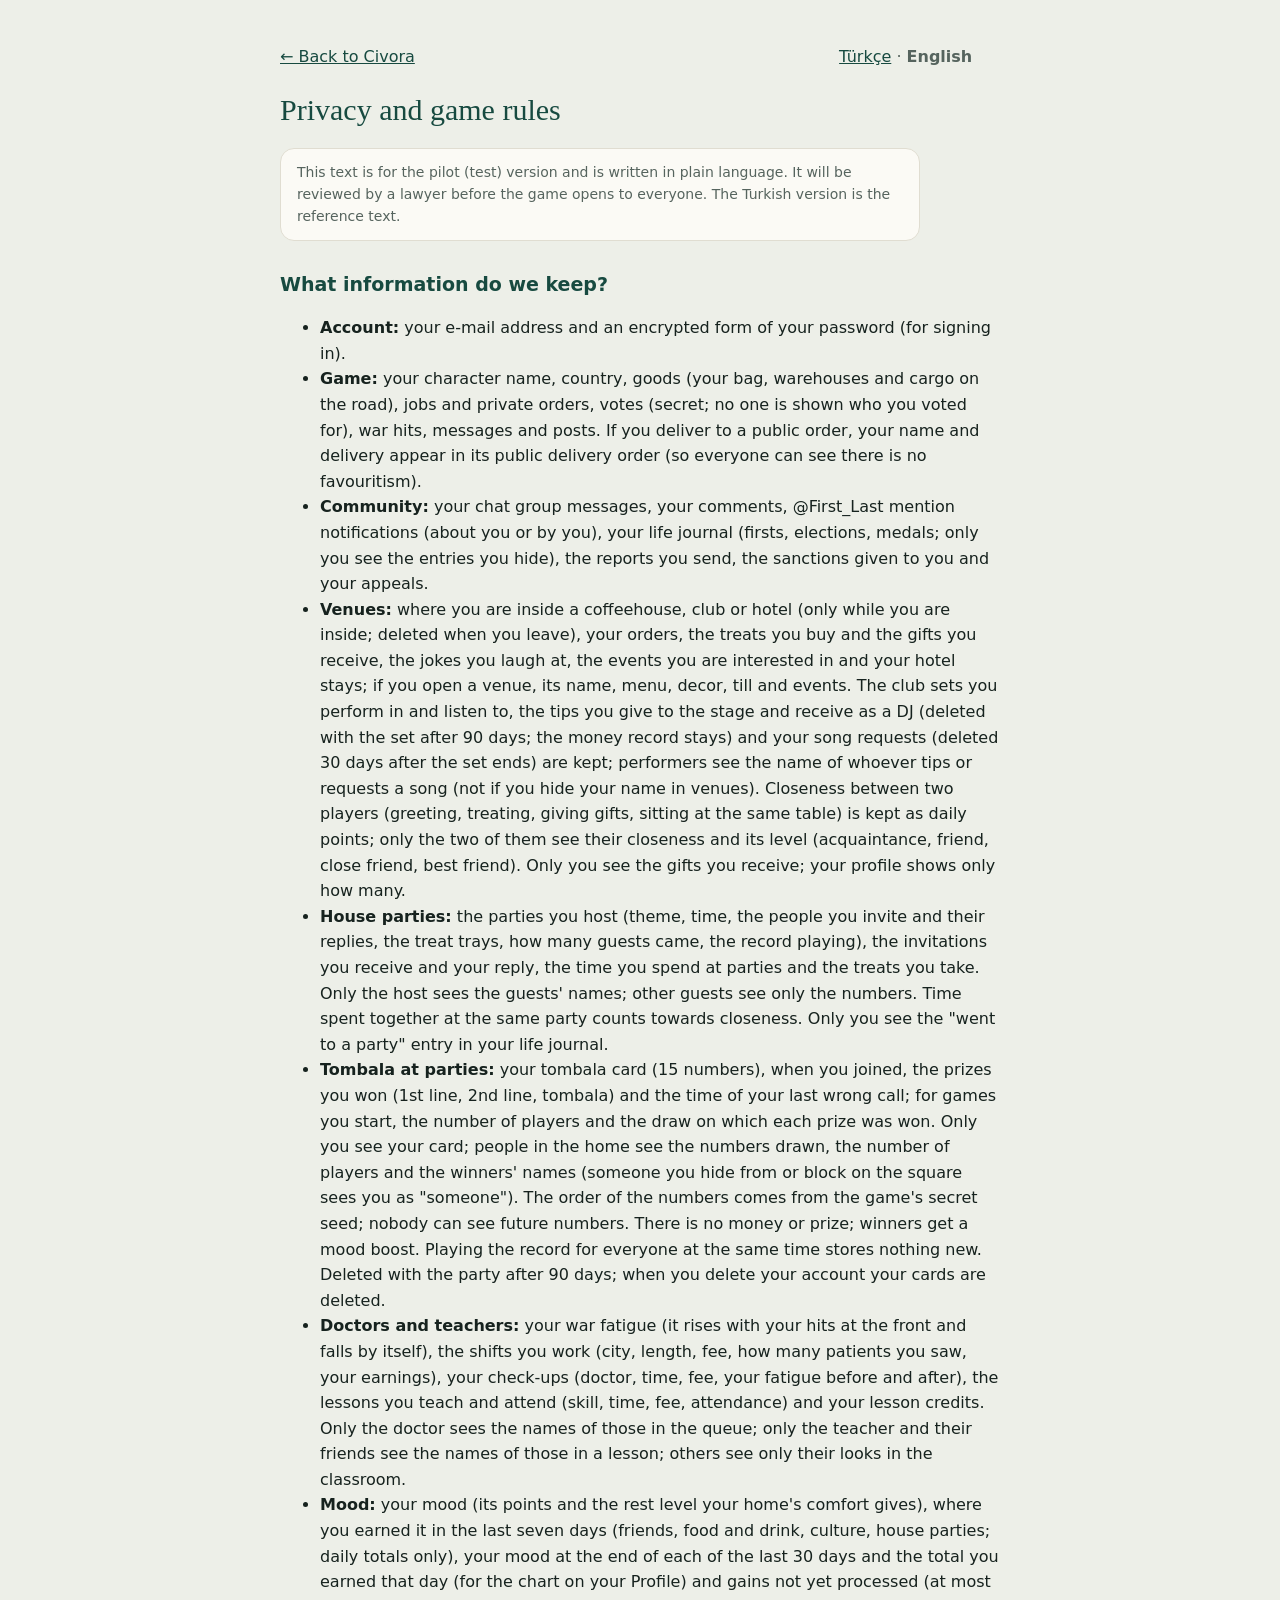
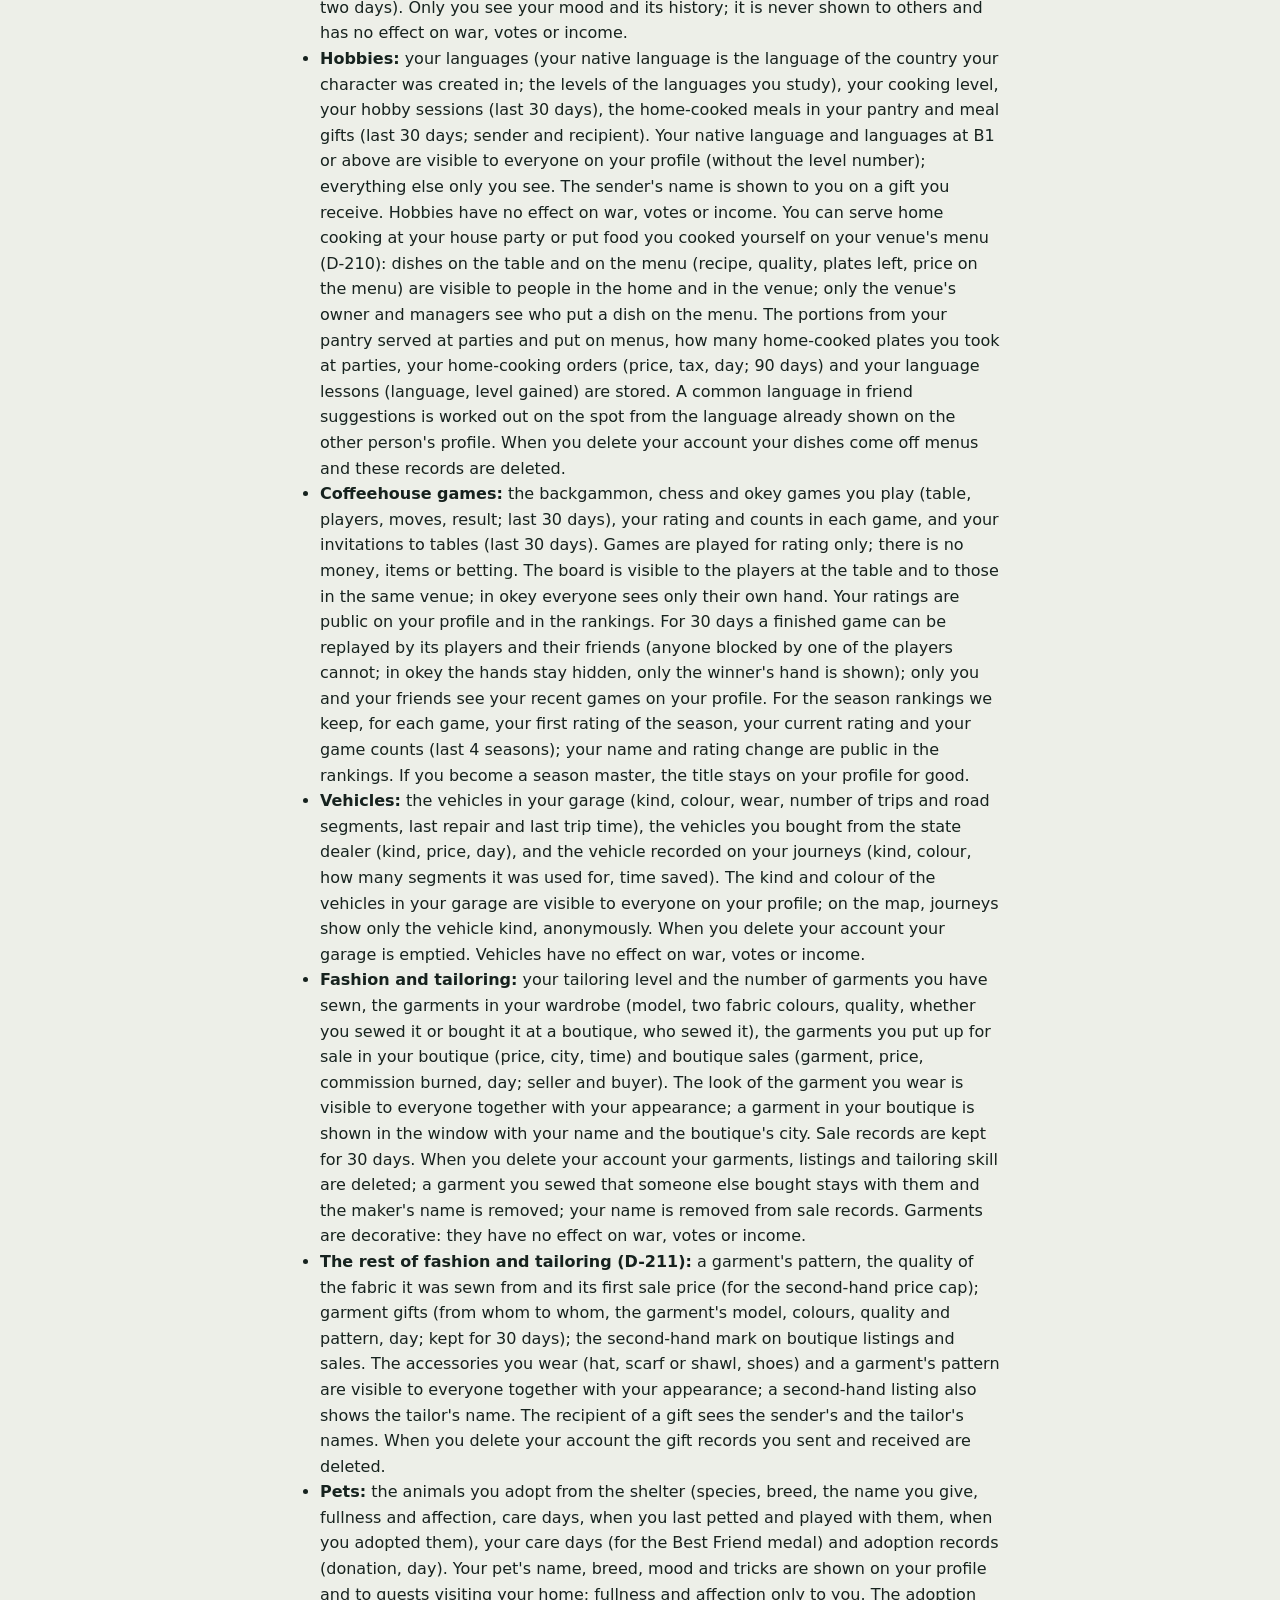
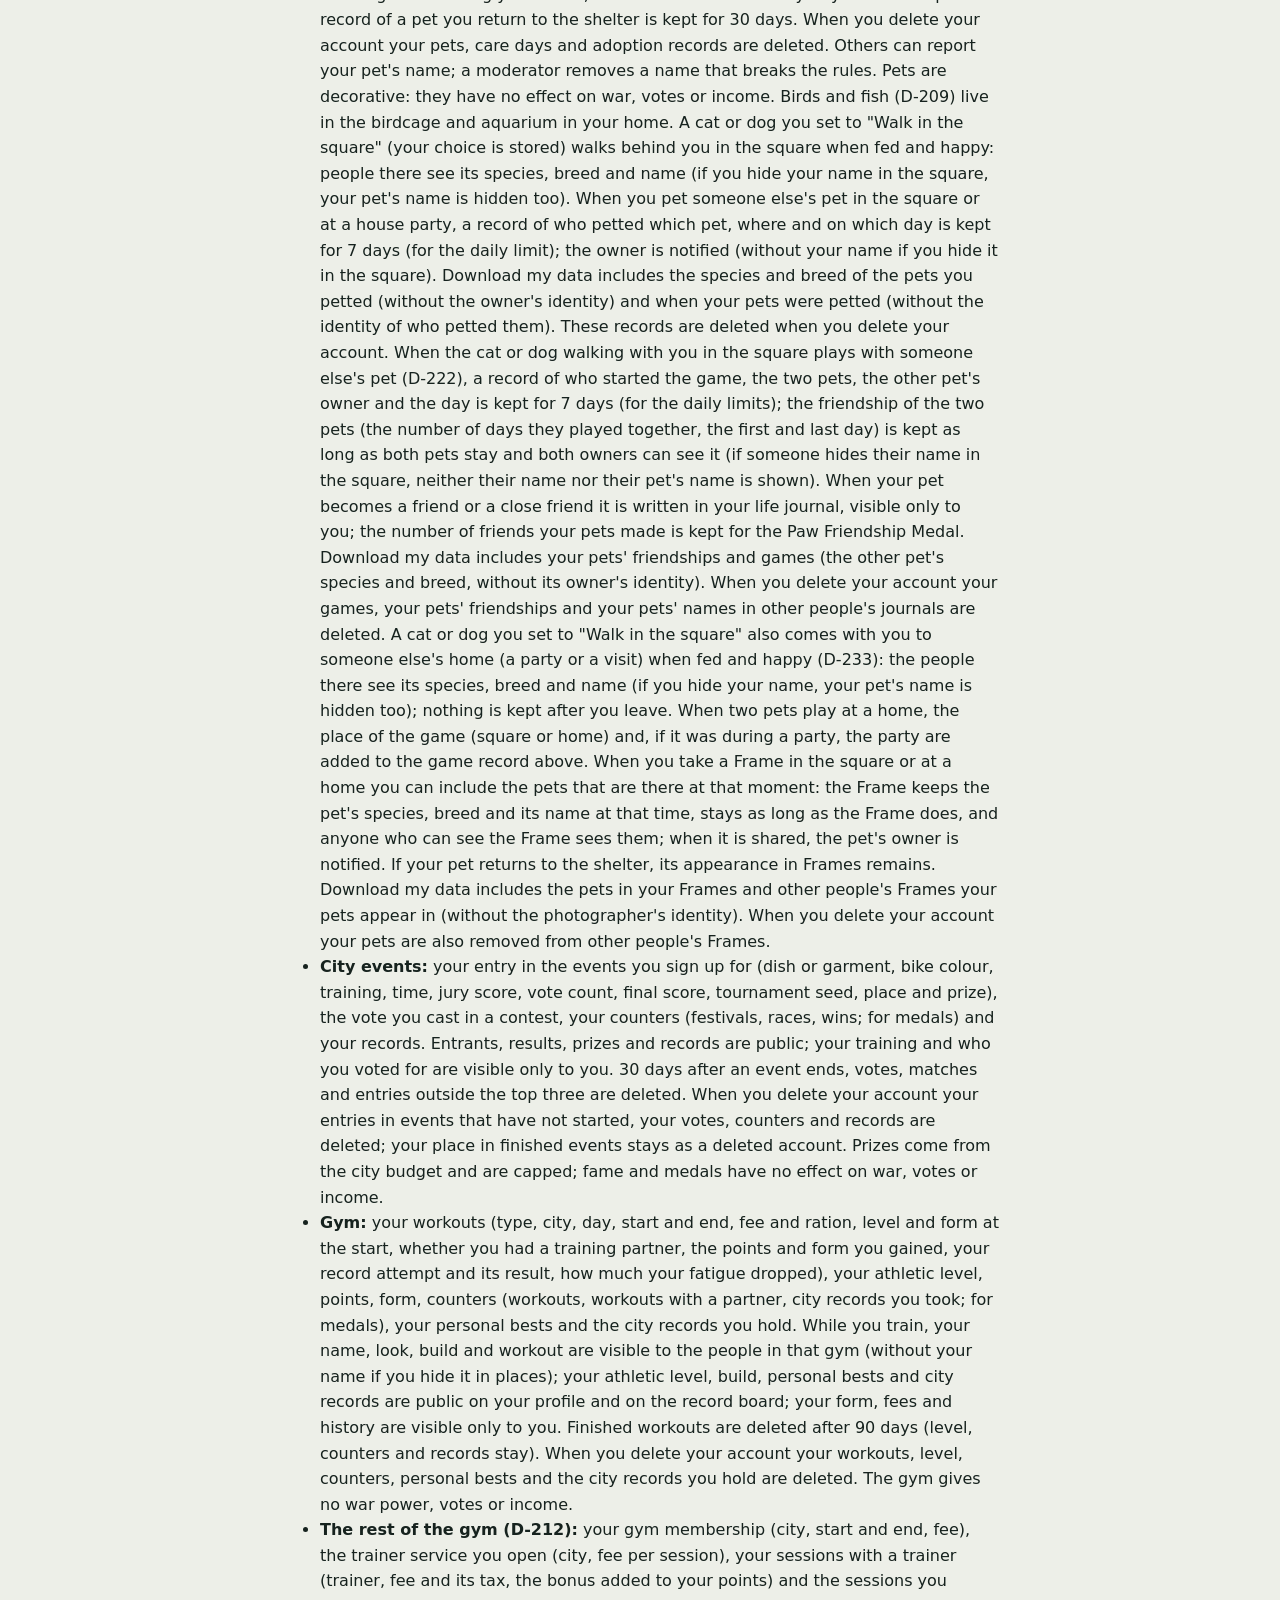
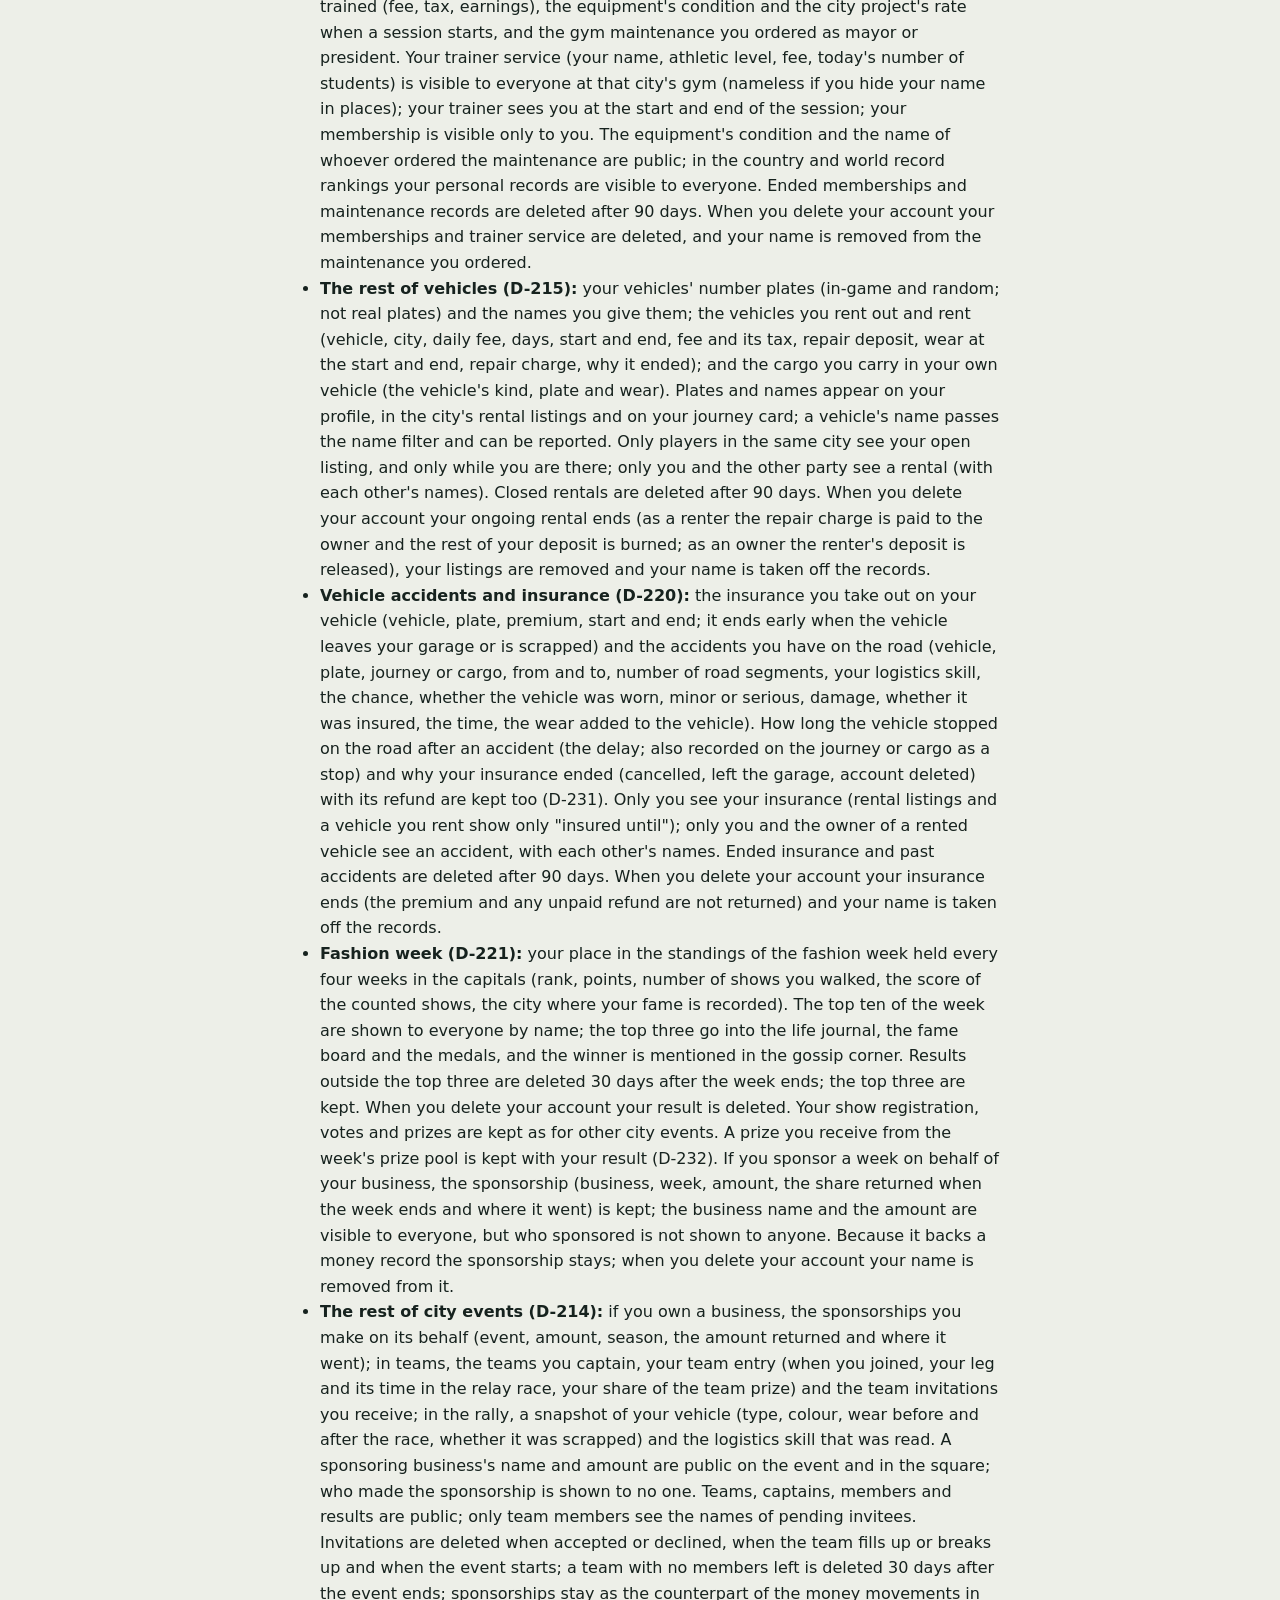
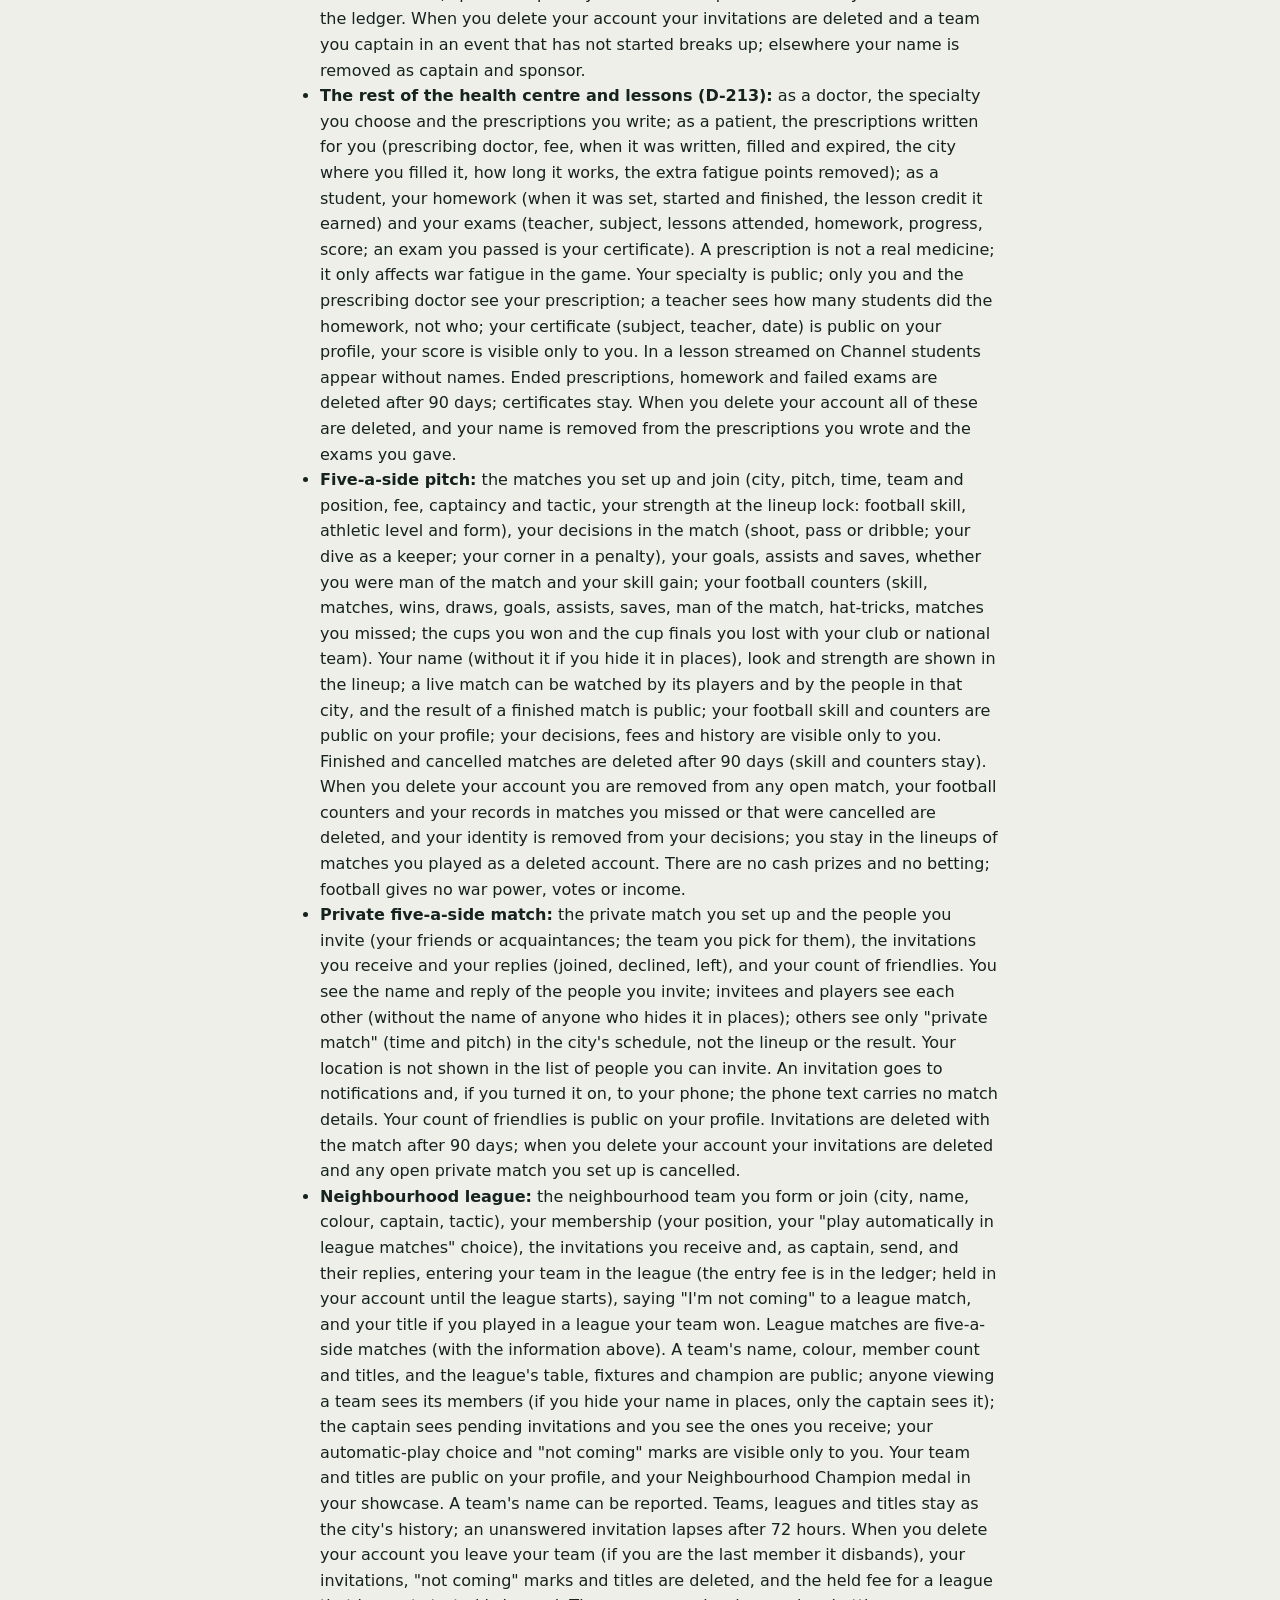
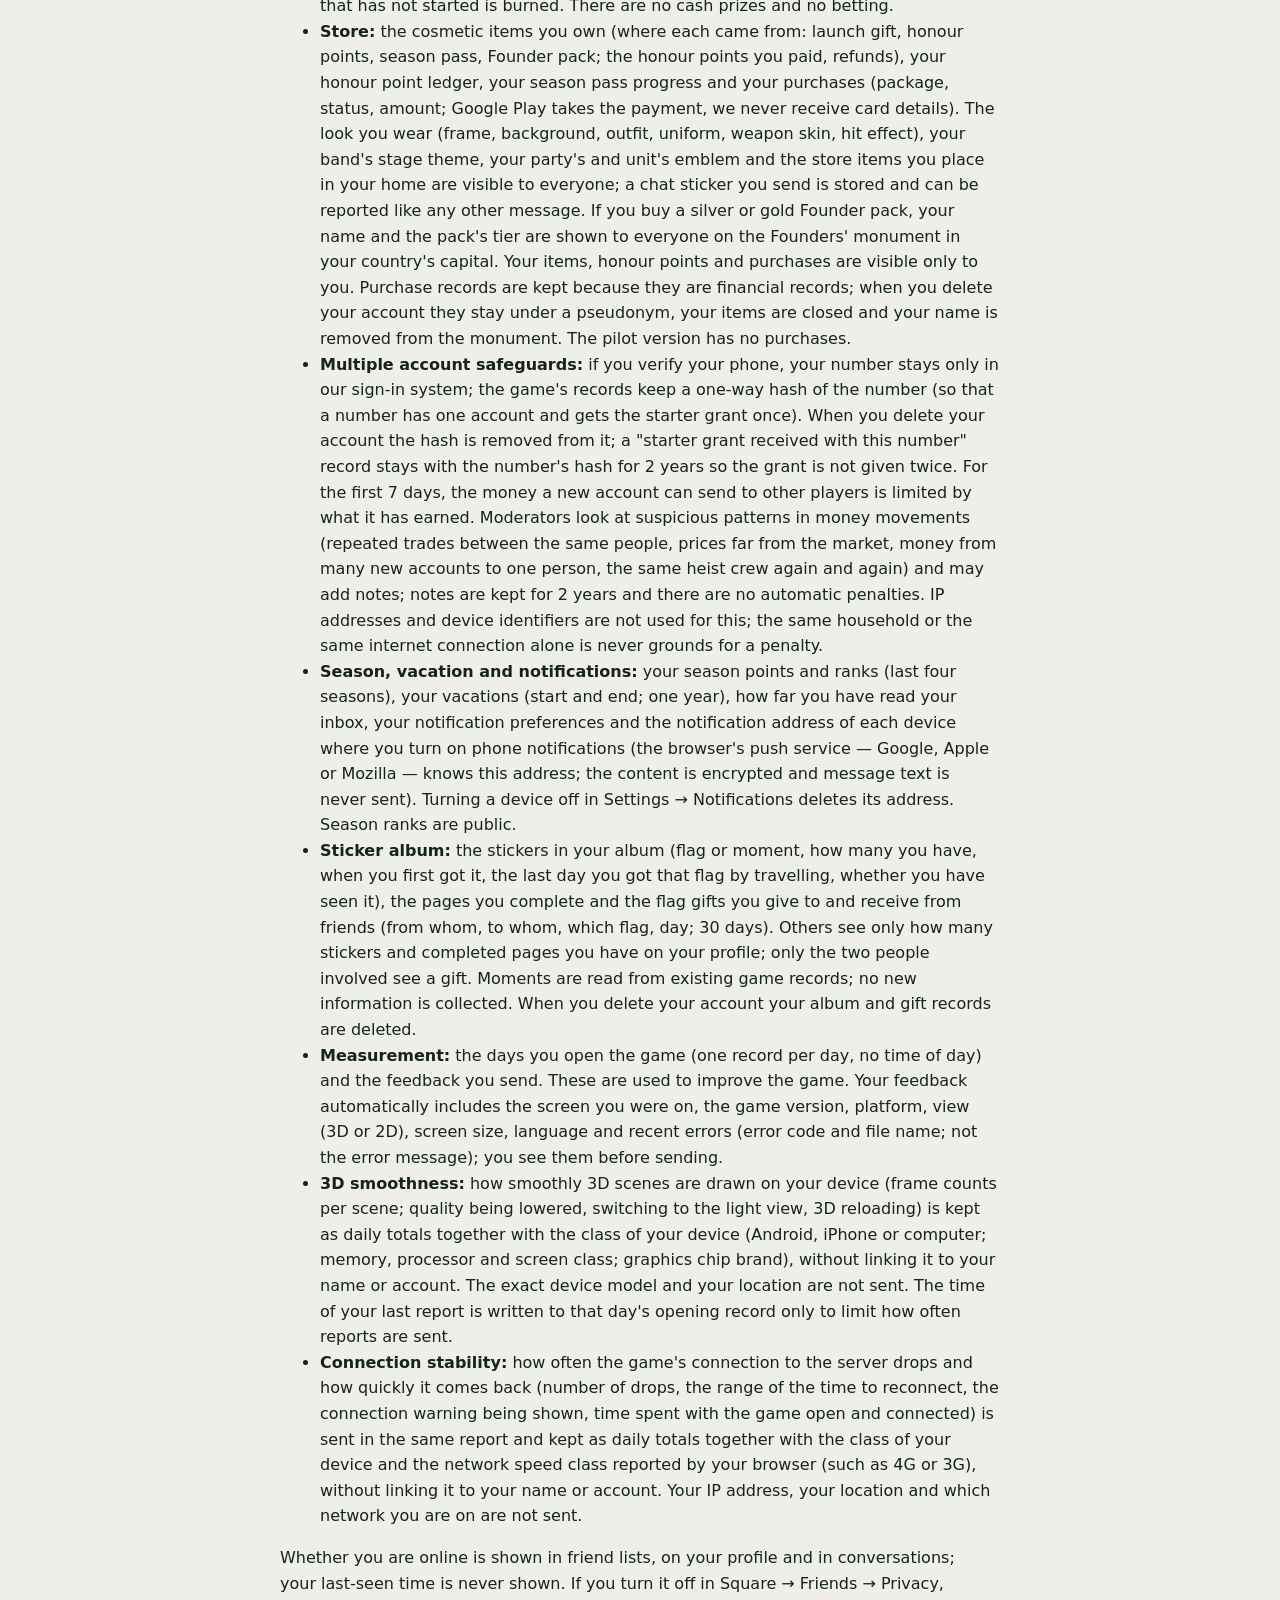
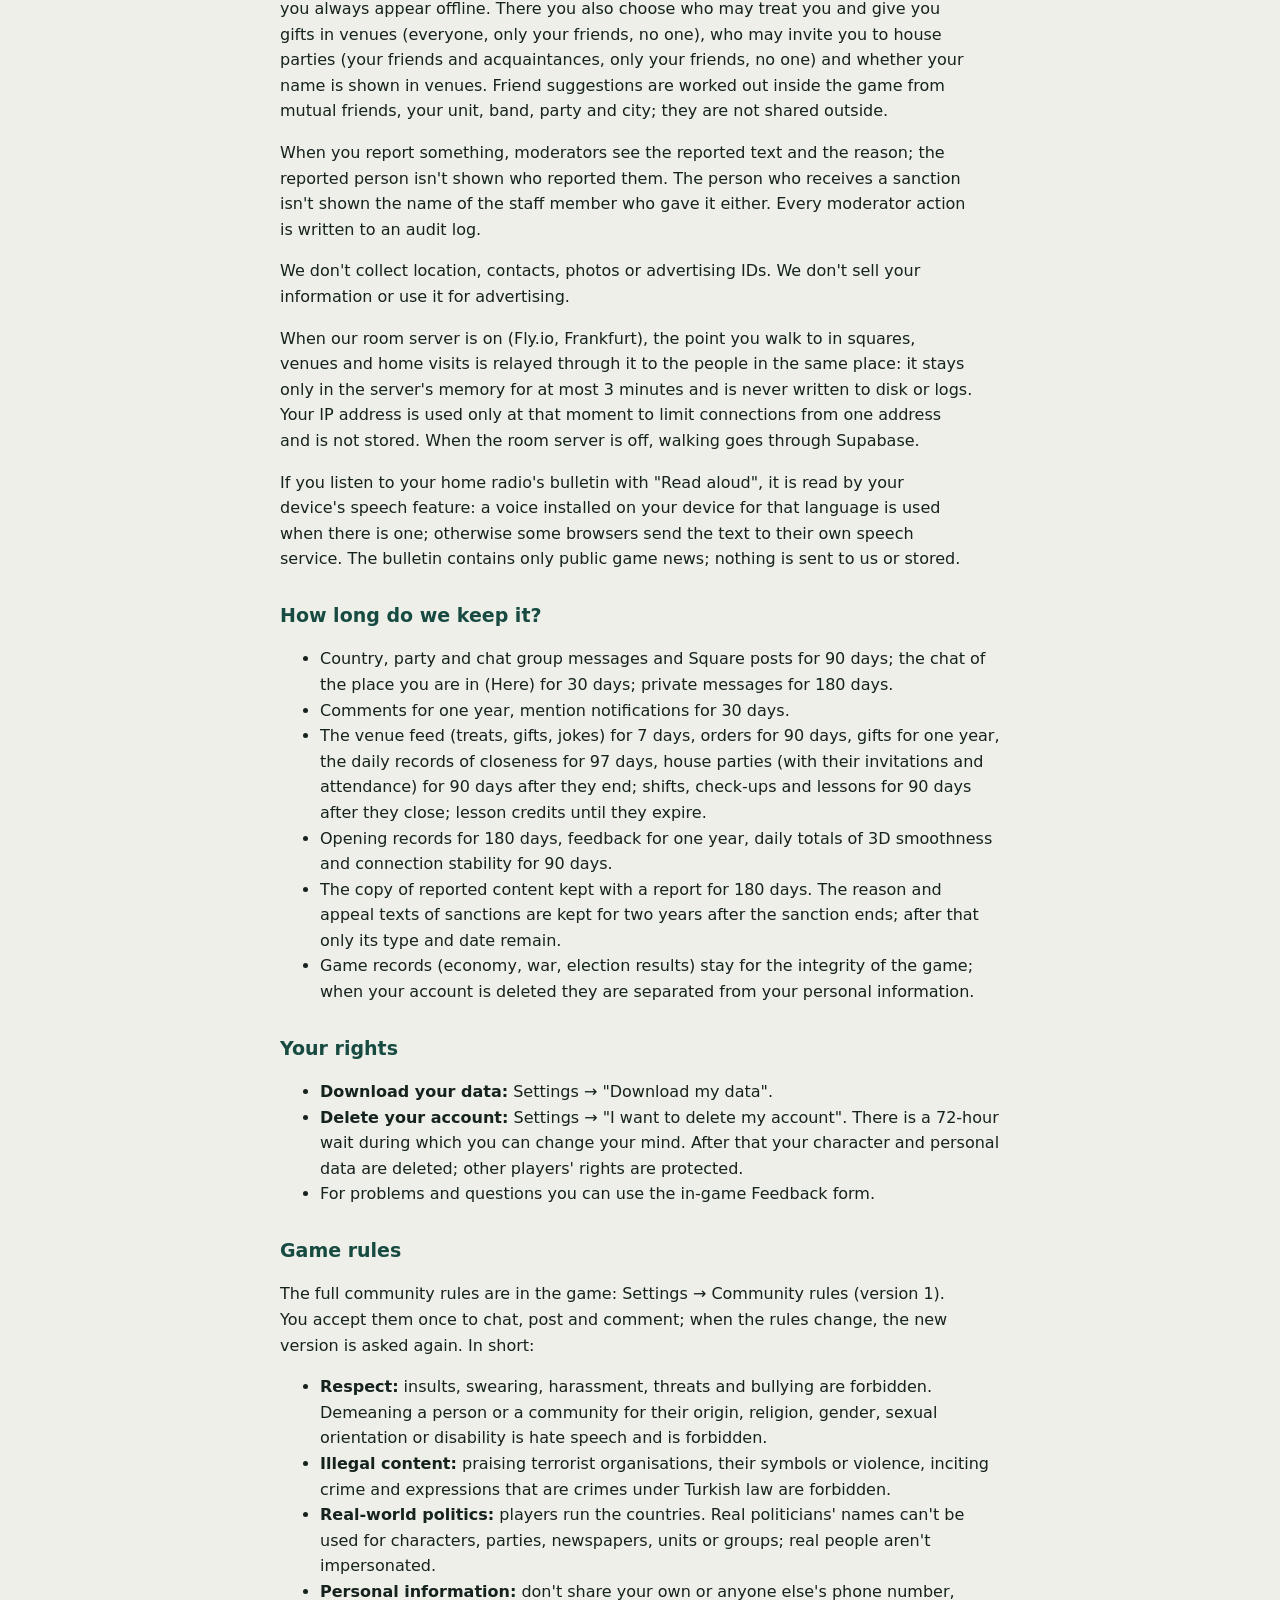
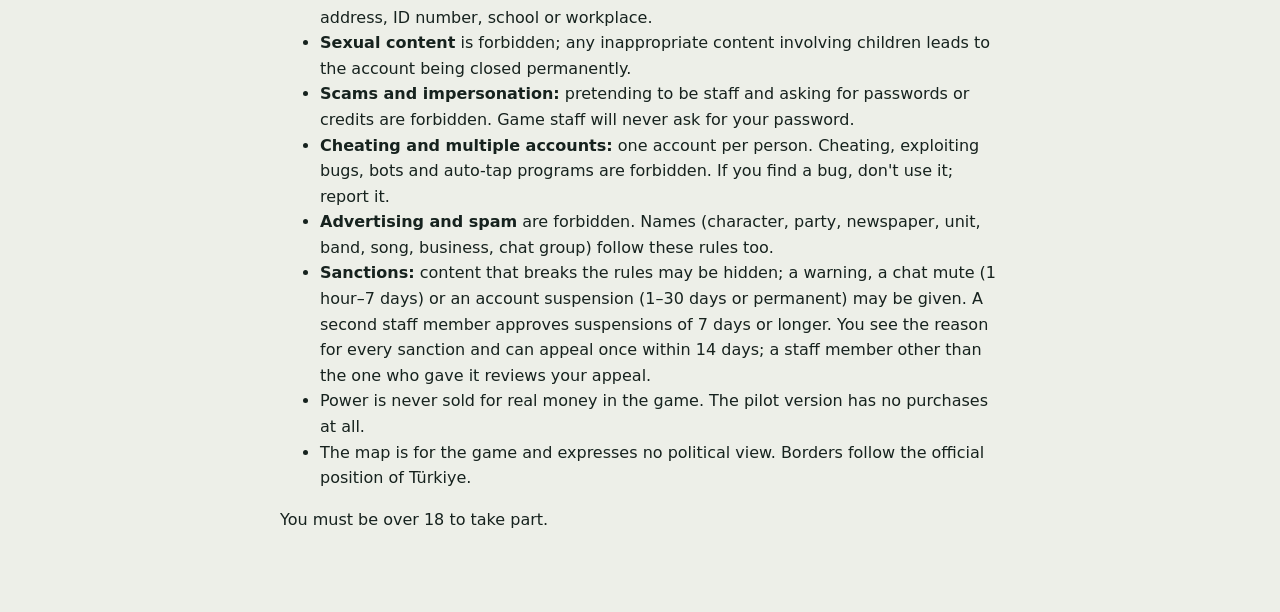
<file: site/gizlilik.html>
<!doctype html>
<html lang="tr">
<head>
<meta charset="utf-8">
<meta name="viewport" content="width=device-width, initial-scale=1, viewport-fit=cover">
<title>Civora · Gizlilik ve oyun kuralları</title>
<link rel="icon" href="img/amblem.png">
<style>
  :root { --zemin: #EDEFE8; --kagit: #FBFAF5; --murekkep: #16221E; --soluk: #56645E; --orman: #174A40; --cizgi: #E0DDD1; color-scheme: light; }
  body { margin: 0; background: var(--zemin); color: var(--murekkep); font: 16px/1.6 system-ui, -apple-system, "Segoe UI", Roboto, sans-serif; }
  main { max-width: 720px; margin: 0 auto; padding: 28px max(16px, env(safe-area-inset-right, 0px)) 64px max(16px, env(safe-area-inset-left, 0px)); }
  h1 { font-family: Georgia, serif; font-weight: 500; color: var(--orman); font-size: 30px; margin: 0 0 6px; }
  h2 { font-size: 19px; margin: 28px 0 8px; color: var(--orman); }
  p, li { max-width: 68ch; }
  .not { background: var(--kagit); border: 1px solid var(--cizgi); border-radius: 14px; padding: 12px 16px; color: var(--soluk); font-size: 14px; }
  a { color: var(--orman); }
  .ust { display: flex; justify-content: space-between; gap: 12px; flex-wrap: wrap; }
  .dil { color: var(--soluk); }
  [hidden] { display: none !important; }
</style>
</head>
<body>
<main lang="tr" id="tr">
  <p class="ust"><a href="./">← Civora'ya dön</a><span class="dil"><b>Türkçe</b> · <a href="#en" data-dil="en" lang="en">English</a></span></p>
  <h1>Gizlilik ve oyun kuralları</h1>
  <p class="not">Bu metin pilot (deneme) sürümü içindir ve sade dille yazılmıştır. Herkese açılmadan önce bir hukukçu tarafından gözden geçirilecektir.</p>

  <h2>Hangi bilgileri saklıyoruz?</h2>
  <ul>
    <li><b>Hesap:</b> e-posta adresin ve parolanın şifrelenmiş hâli (giriş için).</li>
    <li><b>Oyun:</b> karakter adın, ülken, malların (çantan, depoların ve yoldaki kargoların), işlerin ve özel siparişlerin, oyların (gizli; kime oy verdiğin kimseye gösterilmez), savaş vuruşların, mesajların ve paylaşımların. Kamu siparişine teslim edersen adın ve teslimin herkese açık teslim sırasında görünür (kayırma olmadığı görülsün diye).</li>
    <li><b>Topluluk:</b> sohbet grubu mesajların, yorumların, senden ya da senin bahsettiğin @Ad_Soyad bildirimleri, yaşam günlüğün (ilkler, seçimler, madalyalar; gizlediğin kayıtları yalnız sen görürsün), gönderdiğin raporlar, sana verilen yaptırımlar ve itirazların.</li>
    <li><b>Mekânlar:</b> kahvehanede, kulüpte ya da otelde bulunduğun yer (yalnız içerideyken; çıkınca silinir), siparişlerin, ısmarladıkların ve aldığın hediyeler, güldüğün fıkralar, ilgilendiğin etkinlikler ve otel konaklamaların; mekân açtıysan mekânının adı, menüsü, dekoru, kasası ve etkinlikleri. Kulüpte sahneye çıktığın ve dinlediğin setler, sahneye verdiğin ve DJ olarak aldığın bahşişler (setle birlikte 90 gün sonra silinir; para kaydı kalır) ve şarkı isteklerin (set bittikten 30 gün sonra silinir) tutulur; bahşiş verenin ve şarkı isteyenin adını sahnedekiler görür (adını mekânlarda gizlediysen görmez). İki oyuncu arasındaki yakınlık (selamlaşmak, ısmarlamak, hediye vermek, aynı masada oturmak) her gün puan olarak tutulur; yakınlığı ve basamağını (tanıdık, arkadaş, yakın dost, kanka) yalnız iki taraf görür. Aldığın hediyeleri yalnız sen görürsün; profilinde yalnız sayısı görünür.</li>
    <li><b>Ev partisi:</b> verdiğin partiler (tema, zaman, davet ettiklerin ve yanıtları, ikram tepsileri, gelen misafir sayısı, çalan plak), aldığın davetler ve yanıtın, katıldığın partilerde geçen süre ve aldığın ikram. Davetlilerin adlarını yalnız ev sahibi görür; öteki davetliler yalnız sayıyı görür. Aynı partide birlikte geçen süre yakınlığa sayılır. "Partiye katıldı" kaydını yaşam günlüğünde yalnız sen görürsün.</li>
    <li><b>Partide tombala:</b> partide oynadığın tombalanın kartın (15 sayı), katıldığın an, aldığın dereceler (1. çinko, 2. çinko, tombala) ve son yanlış iddianın anı; başlattığın oyunlarda oyuncu sayısı ve derecelerin çekilişi. Kartını yalnız sen görürsün; evdekiler çekilen sayıları, oyuncu sayısını ve kazananların adını görür (adını meydanda gizlediğin ya da engellediğin kişi seni "biri" olarak görür). Sayıların sırası oyunun gizli tohumundan hesaplanır; gelecek sayıları kimse göremez. Para ve ödül yoktur; kazanana keyif. Plağın evdekilerde aynı anda çalması için yeni bir şey saklanmaz. Partiyle birlikte 90 gün sonra silinir; hesabını silince kartların silinir.</li>
    <li><b>Doktor ve öğretmen:</b> savaş yorgunluğun (cephedeki vuruşlarla artar, kendiliğinden azalır), tuttuğun nöbetler (şehir, süre, ücret, muayene ettiğin hasta sayısı, kazancın), muayenelerin (doktor, saat, ücret, yorgunluğun önce ve sonra), verdiğin ve yazıldığın dersler (beceri, saat, ücret, katılım) ve ders hakların. Sıradakilerin adlarını yalnız doktor, derstekilerin adlarını yalnız öğretmen ve arkadaşları görür; ötekiler sınıfta yalnız görünüşü görür.</li>
    <li><b>Keyif:</b> keyfin (puanı ve evinin konforundan gelen dinlenme seviyesi), son yedi günde nereden kazandığın (arkadaşlar, yeme-içme, kültür, ev partisi; yalnız günlük toplamlar), son 30 günün her birinin sonundaki keyfin ve o gün kazandıklarının toplamı (Profil'deki grafik için) ve henüz işlenmemiş kazançların (en çok iki gün). Keyfini ve geçmişini yalnız sen görürsün; başkalarına gösterilmez, savaşa, oylara ya da gelire etkisi yoktur.</li>
    <li><b>Hobiler:</b> dillerin (ana dilin, karakterinin açıldığı ülkenin dilidir; çalıştığın dillerin seviyesi), aşçılık seviyen, hobi seansların (son 30 gün), kilerindeki ev yemekleri ve yemek hediyeleri (son 30 gün; gönderen ve alan). Ana dilin ve B1 ve üstündeki dillerin profilinde herkese görünür (seviye sayısı olmadan); geri kalanı yalnız sen görürsün. Gelen hediyede gönderenin adı sana görünür. Hobiler savaşa, oylara ya da gelire etki etmez. Ev yemeğini partinin sofrasına ya da (kendi pişirdiğini) mekânının menüsüne koyarsın (D-210): sofradaki ve menüdeki yemekler (tarif, kalite, kalan tabak, menüde fiyat) evdekilere ve mekâna girenlere görünür; menüdeki yemeği kimin koyduğunu yalnız mekânın sahibi ve yöneticileri görür. Kilerinde partiye ve mekâna verilen porsiyonlar, partilerde aldığın ev yemeği sayısı, ev yemeği siparişlerin (fiyat, vergi, gün; 90 gün) ve dil derslerin (dil, kazandığın seviye) tutulur. Arkadaş önerisinde ortak dil, adayın profilinde zaten görünen dilinden o an hesaplanır. Hesabını silince menüdeki yemeklerin menüden kalkar ve kayıtların silinir.</li>
    <li><b>Kahvehane oyunları:</b> oynadığın tavla, satranç ve okey oyunları (masa, oyuncular, hamleler, sonuç; son 30 gün), her oyundaki puanın ve sayaçların, masaya davetlerin (son 30 gün). Oyunlar yalnız puan içindir; para, eşya ya da bahis yoktur. Tahtayı masadakiler ve aynı mekândakiler görür; okeyde herkes yalnız kendi elini görür. Puanların profilinde ve sıralamada herkese açıktır. Biten oyunu 30 gün boyunca oyuncular ve oyuncuların arkadaşları baştan izleyebilir (oyunculardan biriyle arasında engel olan izleyemez; okeyde eller gizli kalır, yalnız bitirenin eli açılır); profilinde son oyunlarını yalnız sen ve arkadaşların görür. Sezonluk sıralama için her oyunda sezonun ilk puanın, bugünkü puanın ve oyun sayıların tutulur (son 4 sezon); sıralamada adın ve puan değişimin herkese açıktır. Sezonun ustası olursan unvan profilinde kalıcıdır.</li>
    <li><b>Araçlar:</b> garajındaki araçlar (tür, renk, aşınma, yolculuk ve yol sayısı, son onarım ve son yolculuk zamanı), devletin bayisinden aldığın araçlar (tür, fiyat, gün) ve yolculuklarına yazılan araç (tür, renk, kaç yolda kullanıldığı, kısalan süre). Garajındaki araçların türü ve rengi profilinde herkese görünür; haritadaki yolculuklarda yalnız aracın türü, kimliksiz görünür. Hesabını silince garajındaki araçlar boşaltılır. Araçlar savaşa, oylara ya da gelire etki etmez.</li>
    <li><b>Moda ve terzi:</b> terzilik seviyen ve diktiğin giysi sayısı, gardırobundaki giysiler (model, iki kumaş rengi, kalite, dikildiği ya da butikten alındığı, diken), butikte satışa koyduğun giysiler (fiyat, şehir, zaman) ve butik satışları (giysi, fiyat, yakılan komisyon, gün; satıcı ve alıcı). Giydiğin giysinin görünüşü görünümünle birlikte herkese görünür; butikteki giysin vitrinde adınla ve butiğin şehriyle görünür. Satış kayıtları 30 gün saklanır. Hesabını silince giysilerin, ilanların ve terzilik becerin silinir; başkasının aldığı ve senin diktiğin giysi onda kalır, dikenin adı silinir; satış kayıtlarından adın çıkarılır. Giysi süstür: savaşa, oylara ya da gelire etki etmez.</li>
    <li><b>Moda ve terzinin kalanı (D-211):</b> giysinin deseni, dikildiği kumaşın kalitesi ve ilk satış fiyatı (ikinci elin tavanı için); giysi hediyeleri (kimden kime, giysinin modeli, renkleri, kalitesi ve deseni, gün; 30 gün saklanır); butik ilanında ve satışında ikinci el işareti. Giydiğin aksesuarlar (şapka, atkı ya da şal, ayakkabı) ve giysinin deseni görünümünle birlikte herkese görünür; ikinci el ilanda dikenin adı da yazar. Hediyeyi alan, gönderenin ve dikenin adını görür. Hesabını silince gönderdiğin ve aldığın hediye kayıtları silinir.</li>
    <li><b>Evcil hayvan:</b> barınaktan sahiplendiğin hayvanlar (tür, cins, koyduğun ad, tokluk ve sevgi, bakım günleri, son sevme ve oyun anı, sahiplenme anı), bakım günlerin (Can Dostu madalyası için) ve sahiplenme kayıtları (bağış, gün). Hayvanının adı, cinsi, hâli ve numaraları profilinde ve evine gelen misafirlere görünür; tokluk ve sevgi yalnız sana. Barınağa geri verdiğin hayvanın sahiplenme kaydı 30 gün saklanır. Hesabını silince hayvanların, bakım günlerin ve sahiplenme kayıtların silinir. Hayvanın adı başkalarınca raporlanabilir; kurallara uymayan adı moderatör kaldırır. Evcil hayvan süstür: savaşa, oylara ya da gelire etki etmez. Kuş ve balık (D-209) evindeki kuş kafesinde ve akvaryumda yaşar. "Meydana gelsin" dediğin kedi ya da köpek (tercihin saklanır) tok ve mutluyken meydanda arkandan yürür: meydandakiler türünü, cinsini ve adını görür (adını meydanda gizlediysen hayvanının adı da görünmez). Başkasının hayvanını meydanda ya da ev partisinde sevdiğinde kim, hangi hayvanı, nerede ve hangi gün sevdi kaydı 7 gün saklanır (günlük sınır için); hayvanın sahibine haber gider (meydanda adını gizlediysen adın yazılmaz). Verilerimi indir'de sevdiğin hayvanların türü ve cinsi (sahibinin kimliği olmadan) ve hayvanlarını sevenlerin sayısı ve anı (sevenin kimliği olmadan) bulunur. Hesabını silince bu kayıtlar da silinir. Meydanda yanında yürüyen kedin ya da köpeğin başkasının hayvanıyla oynadığında (D-222) oyunu kimin başlattığı, iki hayvan, öteki hayvanın sahibi ve gün kaydı 7 gün saklanır (günlük sınır için); iki hayvanın arkadaşlığı (birlikte oynadıkları gün sayısı, ilk ve son gün) hayvanlar durdukça saklanır ve iki sahip de görür (adını meydanda gizleyenin ne adı ne hayvanının adı görünür). Hayvanın arkadaş ve yakın arkadaş olduğu yaşam günlüğüne yazılır ve yalnız sana görünür; arkadaş edindiği hayvanların sayısı Patili Dostluk Madalyası için saklanır. Verilerimi indir'de hayvanlarının arkadaşlıkları ve oyunlar (öteki hayvanın türü ve cinsi, sahibinin kimliği olmadan) bulunur. Hesabını silince oyunların, hayvanlarının arkadaşlıkları ve başkalarının günlüğünde hayvanlarının adı silinir. "Meydana gelsin" dediğin kedi ya da köpek tok ve mutluyken başkasının evine (parti ya da misafirlik) de seninle gelir (D-233): evdekiler türünü, cinsini ve adını görür (adını gizlediysen hayvanının adı da görünmez); evden çıkınca kayıt kalmaz. Evde iki hayvan oynayınca oyunun yeri (meydan ya da ev) ve partide oynandıysa parti de yukarıdaki oyun kaydına yazılır. Meydanda ya da evde Kare çekerken o an orada olan hayvanları Kare'ye alabilirsin: Kare'de hayvanın türü, cinsi ve o anki adı saklanır, Kare durdukça kalır ve Kare'yi görebilen herkes görür; paylaşılınca hayvanın sahibine haber gider. Hayvanın barınağa dönse de Kare'deki görünüşü kalır. Verilerimi indir'de Kare'lerindeki hayvanlar ve hayvanlarının girdiği başkalarının Kare'leri (Kare'yi çekenin kimliği olmadan) bulunur. Hesabını silince hayvanların başkalarının Kare'lerinden de çıkarılır.</li>
    <li><b>Şehir etkinlikleri:</b> kaydolduğun etkinliklerdeki kaydın (porsiyon ya da giysi, bisikletin rengi, hazırlık, süre, jüri puanı, oy sayısı, son puan, turnuvadaki sıra, yer ve ödül), yarışmada verdiğin oy, sayaçların (şenlik, yarış, birincilik; madalyalar için) ve rekorların. Kayıtlılar, sonuçlar, ödüller ve rekorlar herkese açıktır; hazırlığın ve kime oy verdiğin yalnız sana. Etkinlik bittikten 30 gün sonra oylar, maçlar ve ilk üç dışındaki kayıtlar silinir. Hesabını silince başlamamış etkinliklerdeki kayıtların, oyların, sayaçların ve rekorların silinir; bitmiş etkinliklerdeki yerin silinmiş hesap olarak kalır. Ödüller belediye bütçesinden gelir ve tavanlıdır; ün ve madalya savaşa, oylara ya da gelire etki etmez.</li>
    <li><b>Spor salonu:</b> antrenmanların (tür, şehir, gün, başlangıç ve bitiş, ücret ve erzak, başlangıçtaki seviye ve form, antrenman arkadaşın olup olmadığı, kazandığın puan, form, rekor denemesi ve sonucu, yorgunluğun azalması), atletik seviyen, puanın, formun, sayaçların (antrenman, arkadaşla antrenman, aldığın şehir rekoru; madalyalar için), kişisel rekorların ve tuttuğun şehir rekorları. Salonda çalışırken adın, görünümün, vücudun ve antrenmanın o salondakilere görünür (adını yerlerde gizlediysen adsız); atletik seviyen, vücudun, kişisel rekorların ve şehir rekorların profilinde ve rekor tablosunda herkese açıktır; formun, ücretlerin ve geçmişin yalnız sana. Biten antrenmanlar 90 gün sonra silinir (seviye, sayaçlar ve rekorlar kalır). Hesabını silince antrenmanların, seviyen, sayaçların, kişisel rekorların ve tuttuğun şehir rekorları silinir. Spor savaş gücü, oy ya da gelir vermez.</li>
    <li><b>Spor salonunun kalanı (D-212):</b> salon üyeliğin (şehir, başlangıç ve bitiş, ücret), açtığın antrenörlük (şehir, seans başına ücret), antrenörle seansların (antrenör, ücret ve vergisi, puanına eklenen artı) ve antrenörü olduğun seanslar (ücret, vergi, kazanç), seans başlarken aletlerin durumu ve şehrin projesinin oranı, başkansan yaptırdığın salon bakımları. Antrenörlüğün (adın, atletik seviyen, ücretin, bugünkü öğrenci sayın) o şehrin salonundakilere görünür (adını yerlerde gizlediysen adsız); antrenörün seni seansın başında ve sonunda görür; üyeliğin yalnız sana. Aletlerin durumu ve bakımı yaptıranın adı herkese açıktır; ülke ve dünya rekor sıralamasında kişisel rekorların herkese görünür. Biten üyelikler ve bakım kayıtları 90 gün sonra silinir. Hesabını silince üyeliklerin ve antrenörlüğün silinir, yaptırdığın bakımlarda adın boşalır.</li>
    <li><b>Araçların kalanı (D-215):</b> araçlarının plakası (oyun içi, rastgele; gerçek bir plaka değildir) ve verdiğin ad; kiraya verdiğin ve kiraladığın araçlar (araç, şehir, günlük ücret, gün, başlangıç ve bitiş, ücret ve vergisi, onarım rezervi, başta ve sonda aşınma, onarım bedeli, bitiş sebebi); kendi aracınla taşıdığın kargolar (aracın türü, plakası ve aşınması). Plaka ve ad profilinde, şehrin kiralık araçlarında ve yolculuğunun kartında görünür; aracın adı ad süzgecinden geçer ve raporlanabilir. Açık ilanını yalnız aynı şehirdeki oyuncular, sen oradayken görür; kiralamayı yalnız sen ve karşı taraf görürsün (birbirinizin adıyla). Kapanan kiralamalar 90 gün sonra silinir. Hesabını silince süren kiralaman biter (kiracıysan onarım bedeli sahibine ödenir, rezervin kalanı yakılır; sahibiysen kiracının rezervi serbest kalır), ilanların kalkar ve adın kayıtlardan çıkarılır.</li>
    <li><b>Araçta kaza ve sigorta (D-220):</b> aracına yaptırdığın sigorta (araç, plaka, bedel, başlangıç ve bitiş; araç garajdan çıkınca ya da hurdaya ayrılınca erken bitiş) ve yolda geçirdiğin kazalar (araç, plaka, yolculuk ya da kargo, nereden nereye, yol sayısı, lojistik becerin, olasılık, aracın yıpranmışlığı, hafif ya da ağır, hasar, sigortalı mıydı, an, araca eklenen aşınma). Kazada aracın yolda durduğu süre (gecikme; yolculuğa ya da kargoya duruş olarak da yazılır) ve sigortanın bitiş nedeni (iptal, garajdan çıkış, hesap silme) ile iadesi de saklanır (D-231). Sigortanı yalnız sen görürsün (kiralık ilanda ve kiraladığın araçta yalnız "sigortalı, şu güne dek" yazar); kazayı yalnız sen ve kiralık aracın sahibi görür, birbirinizin adıyla. Biten sigorta ve olmuş kaza 90 gün sonra silinir. Hesabını silince sigortaların biter (bedel ve ödenmemiş iade geri verilmez) ve adın kayıtlardan çıkarılır.</li>
    <li><b>Moda haftası (D-221):</b> dört haftada bir başkentlerdeki moda haftası defilelerinde haftanın sıralamasındaki yerin (yer, puan, yürüdüğün defile sayısı, sayılan defilelerin puanı, ününün yazıldığı şehir). Haftanın ilk onu adlarıyla herkese görünür; ilk üç yaşam günlüğüne, ün tablosuna ve madalyalara yazılır, haftanın birincisi dedikodu köşesinde anılır. İlk üç dışındaki sonuçlar hafta bittikten 30 gün sonra silinir; ilk üç kalır. Hesabını silince sonucun silinir. Defileye kaydın, oyun ve ödülün şehir etkinliklerindeki gibi saklanır. Haftanın ödül havuzundan aldığın ödül sonucunla birlikte saklanır (D-232). İşletmen adına haftaya sponsor olursan sponsorluk (işletme, hafta, tutar, hafta bitince dönen pay ve nereye döndüğü) saklanır; işletmenin adı ve tutar herkese görünür, sponsor olan kişinin kim olduğu kimseye görünmez. Sponsorluk para kaydının karşılığı olduğu için kalır; hesabını silince adın ondan çıkarılır.</li>
    <li><b>Şehir etkinliklerinin kalanı (D-214):</b> işletme sahibiysen işletmen adına yaptığın sponsorluklar (etkinlik, tutar, sezon, dönen tutar ve nereye döndüğü); takımlarda kaptanı olduğun takımlar, takım kaydın (takıma giriş anı, bayrak koşusunda etabın ve süresi, ödülün takım payı) ve sana gelen takım davetleri; rallide aracının o anki kaydı (tür, renk, yarıştan önceki ve sonraki aşınma, hurdaya ayrıldı mı) ve okunan lojistik becerin. Sponsor işletmenin adı ve tutarı etkinlikte ve meydanda herkese açıktır; sponsor olanın kim olduğu kimseye gösterilmez. Takımlar, kaptanlar, üyeler ve sonuçlar herkese açıktır; bekleyen davetlilerin adını yalnız takımın üyeleri görür. Davetler kabul, ret, takımın dolması ya da dağılması ve etkinliğin başlamasıyla silinir; üyesi kalmayan takım etkinlik bittikten 30 gün sonra silinir; sponsorluklar defterdeki para hareketlerinin karşılığı olarak kalır. Hesabını silince davetlerin silinir, başlamamış etkinlikte kaptanı olduğun takım dağılır; öteki kayıtlarda kaptan ve sponsor olarak adın boşalır.</li>
    <li><b>Sağlık ocağı ve derslerin kalanı (D-213):</b> doktorsan seçtiğin uzmanlık ve yazdığın reçeteler; hastaysan sana yazılan reçeteler (yazan doktor, ücret, yazıldığı, alındığı ve süresinin geçtiği an, aldığın şehir, etkinin süresi, yorgunluğundan düşülen ek puan); öğrenciysen ödevlerin (verildiği, başladığın ve bitirdiğin an, kazandırdığı ders hakkı) ve sınavların (öğretmen, konu, gelinen ders, ödev, ilerleme, puan; geçtiğin sınav belgendir). Reçete gerçek ilaç değildir; yalnız oyundaki savaş yorgunluğunu etkiler. Uzmanlığın herkese açıktır; reçeteni yalnız sen ve yazan doktor görür; öğretmen kaç öğrencinin ödev yaptığını görür, kimin yaptığını görmez; belgen (konu, öğretmen, tarih) profilinde herkese açıktır, puanın yalnız sana. Kanal'da yayınlanan derste öğrenciler adsız görünür. Biten reçeteler, ödevler ve geçilemeyen sınavlar 90 gün sonra silinir; belge kalır. Hesabını silince bunların hepsi silinir; yazdığın reçetelerde ve verdiğin sınavlarda adın boşalır.</li>
    <li><b>Halı saha:</b> kurduğun ve katıldığın maçlar (şehir, saha, saat, takım ve mevki, ücret, kaptanlık ve taktik, kilitteki gücün: futbol becerisi, atletik seviye ve form), maçtaki kararların (şut, pas ya da çalım; kalecide yön; penaltıda köşe), golün, asistin, kurtarışın, maçın adamı olup olmadığın ve beceri artışın; futbol sayaçların (beceri, maç, galibiyet, beraberlik, gol, asist, kurtarış, maçın adamı, hat-trick, gelmediğin maç; kulübünle ya da millî takımla kazandığın kupa ve kaybettiğin kupa finali). Maçın kadrosunda adın (adını yerlerde gizlediysen adsız), görünümün ve gücün görünür; canlı maçı maçta oynayanlar ve o şehirde bulunanlar izler, biten maçın sonucu herkese açıktır; futbol becerin ve sayaçların profilinde herkese açıktır; kararların, ücretlerin ve geçmişin yalnız sana. Biten ve iptal edilen maçlar 90 gün sonra silinir (beceri ve sayaçlar kalır). Hesabını silince açık maçtaki kaydın çıkar, futbol sayaçların ve gelmediğin ya da iptal edilen maçlardaki kayıtların silinir, kararlarından kimliğin çıkarılır; oynadığın maçların kadrosunda silinmiş hesap olarak kalırsın. Para ödülü ve bahis yoktur; futbol savaş gücü, oy ya da gelir vermez.</li>
    <li><b>Halı sahada özel maç:</b> kurduğun özel maç ve davet ettiklerin (arkadaşların ya da tanıdıkların; seçtiğin takım), aldığın davetler ve yanıtların (katıldı, katılmadı, ayrıldı), dostluk maçı sayın. Davet ettiğin kişinin adını ve yanıtını sen görürsün; davetliler ve kadrodakiler birbirini görür (adını yerlerde gizleyenin adı görünmez); başkasına şehrin programında yalnız "özel maç" (saat ve saha) görünür, kadro ve sonuç görünmez. Davet edebileceklerin listesinde bulunduğun yer gösterilmez. Davet bildirimlerine ve (açtıysan) telefon bildirimine gider; telefona giden metin maçın ayrıntısını taşımaz. Dostluk maçı sayın profilinde herkese açıktır. Davetler maçla birlikte 90 gün sonra silinir; hesabını silince davetlerin silinir, kurduğun açık özel maç iptal edilir.</li>
    <li><b>Mahalle ligi:</b> kurduğun ya da katıldığın mahalle takımı (şehir, ad, renk, arma, kaptan, taktik), üyeliğin (mevkin, "lig maçlarında kendiliğinden oyna" seçimin), aldığın ve kaptansan gönderdiğin davetler ve yanıtları, takımını lige yazman (katılım bedeli defterde; lig kurulana dek hesabında rezerv), bir lig maçında "bu maçta yokum" demen, kaptansan lig maçını erteleme önerilerin ve yanıtların (maç, önerilen ve eski saat, durum) ve takımın şampiyon olduğu ligde oynadıysan şampiyonluğun. Lig maçları halı sahanın maçlarıdır (yukarıdaki bilgilerle). Takımın adı, rengi, arması, üye sayısı ve şampiyonlukları, ligin puan durumu, fikstürü (ertelenen maçın eski saati ve bekleyen erteleme önerisi takımın adıyla) ve şampiyonu herkese açıktır; takımın üyelerini takıma bakan görür (adını yerlerde gizlediysen adın yalnız kaptana görünür); bekleyen davetleri kaptan, sana gelen daveti sen görürsün; kendiliğinden oynama seçimin ve "yokum"ların yalnız sana. Takımın ve şampiyonlukların profilinde, Mahalle Şampiyonu madalyan vitrininde herkese açıktır. Takımın adı raporlanabilir. Takımlar, ligler ve şampiyonluklar şehrin geçmişi olarak kalır; yanıtlanmayan davet 72 saatte düşer; yanıtlanan, geri alınan ya da düşen erteleme önerisi 90 gün sonra silinir (fikstürde eski saat kalır). Hesabını silince takımdan çıkarsın (son kişiysen takım dağılır), davetlerin, "yokum"ların ve şampiyonlukların silinir, erteleme önerilerindeki adın kaldırılır (öneri takımındır), henüz kurulmamış lige yazdığın kaydın rezervi yakılır. Para ödülü ve bahis yoktur.</li>
    <li><b>Mağaza:</b> sahip olduğun görünüm ürünleri (nereden geldiği: açılış hediyesi, şeref puanı, sezon kartı, Kurucu paketi; ödediğin şeref puanı, iade), şeref puanı defterin, sezon kartındaki ilerlemen ve satın almaların (paket, durum, bedel; ödemeyi Google Play alır, kart bilgisi bize gelmez). Taktığın görünüm (çerçeve, zemin, kıyafet, üniforma, silah görünümü, vuruş efekti), grubunun sahne teması, partinin ve birliğinin amblemi ve evine koyduğun mağaza eşyası herkese görünür; gönderdiğin sohbet çıkartması öteki mesajlar gibi saklanır ve raporlanabilir. Gümüş ya da altın Kurucu paketi alırsan adın ve paketin basamağı ülkenin başkentindeki Kurucular anıtında herkese görünür. Ürünlerin, şeref puanın ve satın almaların yalnız sana görünür. Satın alma kayıtları mali kayıt olduğu için kalır; hesabını silince takma adla kalır, hakların kapanır ve adın anıttan çıkar. Pilot sürümünde satın alma yoktur.</li>
    <li><b>Çoklu hesap önlemleri:</b> telefonunu doğrularsan numaran yalnız giriş sistemimizde durur; oyunun kayıtlarına numaranın tek yönlü özeti yazılır (bir numaraya bir hesap ve bir kez başlangıç desteği için). Hesabını silince özet hesabından silinir; aynı numarayla ikinci kez destek verilmesin diye "bu numarayla destek alındı" kaydı numaranın özetiyle 2 yıl kalır. Yeni hesaplarda ilk 7 gün başka oyunculara gönderilebilen para kazanca göre sınırlıdır. Moderatörler para hareketlerinden çıkan şüpheli örüntülere (aynı kişiler arasında tekrar eden alım-satım, piyasadan çok farklı fiyat, birçok yeni hesaptan tek kişiye para, tekrar eden vurgun ekibi) bakar ve not düşebilir; notlar 2 yıl saklanır, otomatik ceza yoktur. IP adresi ve cihaz kimliği bunun için kullanılmaz; aynı ev ya da aynı internet hattı tek başına ceza sebebi değildir.</li>
    <li><b>Sezon, tatil ve bildirimler:</b> sezondaki puanların ve derecelerin (son dört sezon), tatillerin (başlangıç ve bitiş; bir yıl), gelen kutunun okunduğu yer, bildirim tercihlerin ve telefon bildirimini açtığın cihazların bildirim adresi (tarayıcının bildirim servisi — Google, Apple ya da Mozilla — bu adresi bilir; bildirimin içeriği şifrelidir ve mesaj metni hiç gönderilmez). Cihazı Ayarlar → Bildirimler'den kapatınca adres silinir. Sezon dereceleri herkese görünür.</li>
    <li><b>Çıkartma albümü:</b> albümündeki çıkartmalar (bayrak ya da an, kaç tane olduğu, ilk kazanıldığı an, bayrağın yolculukla son kazanıldığı gün, görüp görmediğin), tamamladığın sayfalar ve arkadaşınla verip aldığın bayrak hediyeleri (kimden, kime, hangi bayrak, gün; 30 gün). Profilinde başkaları yalnız albümdeki çıkartma ve tamamlanan sayfa sayını görür; bir hediyeyi yalnız iki taraf görür. Anlar var olan oyun kayıtlarından okunur, yeni bilgi toplanmaz. Hesabını silince albümün ve hediye kayıtların silinir.</li>
    <li><b>Ölçüm:</b> oyunu hangi gün açtığın (günde bir kayıt, saat ayrıntısı yok) ve gönderdiğin geri bildirimler. Bunlar oyunun iyileşmesi içindir. Geri bildirime hangi ekranda olduğun, oyunun sürümü, platform, görünüm (3B ya da 2B), ekran boyu, dil ve son hatalar (hata kodu ve dosya adı; hata iletisi değil) kendiliğinden eklenir; göndermeden önce görürsün.</li>
    <li><b>3B'nin akıcılığı:</b> 3B sahnelerin cihazında ne kadar akıcı çizildiği (sahne başına kare sayıları; kalitenin düşmesi, hafif görünüme geçiş, 3B'nin yeniden yüklenmesi) cihazın sınıfıyla birlikte (Android, iPhone ya da bilgisayar; bellek, işlemci ve ekran sınıfı; grafik işlemcinin markası) adın ya da hesabınla bağlanmadan günlük toplam olarak tutulur. Tam cihaz modeli ve konum gönderilmez. Son gönderimin anı yalnız sıklık sınırı için o günkü açılış kaydına yazılır.</li>
    <li><b>Bağlantının sürekliliği:</b> oyunun sunucuyla bağlantısının ne sıklıkla koptuğu ve ne kadar sürede geri geldiği (kopma sayısı, geri gelme süresinin aralığı, bağlantı uyarısının görünmesi, oyun açık ve bağlıyken geçen süre) aynı gönderimle, cihazın sınıfı ve tarayıcının bildirdiği ağ hızı sınıfıyla (4G, 3G gibi) birlikte adın ya da hesabınla bağlanmadan günlük toplam olarak tutulur. IP adresin, konumun ve hangi ağa bağlandığın gönderilmez.</li>
  </ul>
  <p>Çevrimiçi olup olmadığın arkadaş listelerinde, profilinde ve konuşmalarda görünür; son görülme anın hiç gösterilmez. Meydan → Arkadaşlar → Gizlilik'ten kapatırsan hep çevrimdışı görünürsün. Mekânlarda sana kimin ısmarlayabileceğini ve hediye verebileceğini (herkes, yalnız arkadaşların, kimse), seni ev partisine kimin davet edebileceğini (arkadaşların ve tanıdıkların, yalnız arkadaşların, kimse) ve mekânlarda adının görünüp görünmeyeceğini de oradan seçersin. Arkadaş önerileri ortak arkadaş, birlik, müzik grubu, parti ve şehir bilgisinden oyunun içinde hesaplanır; dışarıya verilmez.</p>
  <p>Bir içeriği raporladığında, moderatörler raporlanan metni ve raporun nedenini görür; raporlayanın adı raporlanan kişiye gösterilmez. Yaptırımı veren yetkilinin adı da yaptırım alan kişiye gösterilmez. Moderatörlerin her işlemi denetim kaydına yazılır.</p>
  <p>Konum, rehber, fotoğraf ya da reklam kimliği toplamıyoruz. Bilgilerini satmıyor, reklam için kullanmıyoruz.</p>
  <p>Meydanda, mekânlarda ve ev ziyaretinde yürüdüğün nokta, oda sunucumuz açıkken (Fly.io, Frankfurt) oradan aynı yerdekilere iletilir: yalnız sunucunun belleğinde en çok 3 dakika durur, diske ve günlüğe yazılmaz. İnternet adresin yalnız aynı adresten açılan bağlantıları sınırlamak için o an kullanılır, saklanmaz. Oda sunucusu kapalıyken yürüme Supabase üzerinden gider.</p>
  <p>Evindeki radyonun bültenini "Sesli oku" ile dinlersen bülten cihazının konuşma özelliğiyle okunur: cihazında o dilde kurulu bir ses varsa o kullanılır; yoksa bazı tarayıcılar metni kendi seslendirme servisine gönderir. Bülten yalnız herkese açık oyun haberlerinden oluşur; bize bir şey gönderilmez ve saklanmaz.</p>

  <h2>Ne kadar süre saklıyoruz?</h2>
  <ul>
    <li>Ülke, parti ve sohbet grubu mesajları ile Meydan paylaşımları 90 gün; bulunduğun yerin sohbeti (Burası) 30 gün; özel mesajlar 180 gün.</li>
    <li>Yorumlar bir yıl, bahsetme bildirimleri 30 gün.</li>
    <li>Mekânın akışı (ısmarlamalar, hediyeler, fıkralar) 7 gün, siparişler 90 gün, hediyeler bir yıl, yakınlığın günlük kayıtları 97 gün, ev partileri (davetler ve katılımla) bittikten sonra 90 gün; nöbetler, muayeneler ve dersler kapandıktan sonra 90 gün; ders hakları süresi dolunca.</li>
    <li>Açılış kayıtları 180 gün, geri bildirimler bir yıl, 3B'nin akıcılığının ve bağlantının sürekliliğinin günlük toplamları 90 gün.</li>
    <li>Raporlanan içeriğin raporla saklanan kopyası 180 gün. Yaptırımların gerekçe ve itiraz metinleri yaptırım bittikten sonra iki yıl saklanır; sonra yalnız türü ve tarihi kalır.</li>
    <li>Oyun kayıtları (ekonomi, savaş, seçim sonuçları) oyunun bütünlüğü için kalır; hesabın silinince kişisel bilgilerinden ayrılır.</li>
  </ul>

  <h2>Hakların</h2>
  <ul>
    <li><b>Verilerini indirme:</b> Ayarlar → "Verilerimi indir".</li>
    <li><b>Hesabını silme:</b> Ayarlar → "Hesabımı silmek istiyorum". 72 saat beklenir; bu sürede vazgeçebilirsin. Sonra karakterin ve kişisel verilerin silinir, başka oyuncuların hakları korunur.</li>
    <li>Sorun ve sorular için oyun içindeki Geri bildirim formunu kullanabilirsin.</li>
  </ul>

  <h2>Oyun kuralları</h2>
  <p>Topluluk kurallarının tamamı oyunda: Ayarlar → Topluluk kuralları (1. sürüm). Sohbet, paylaşım ve yorum için kuralları bir kez kabul edersin; kurallar değişince yeni sürüm yeniden sorulur. Özeti:</p>
  <ul>
    <li><b>Saygı:</b> hakaret, küfür, taciz, tehdit ve zorbalık yasaktır. Kökeni, dini, cinsiyeti, cinsel yönelimi ya da engeli yüzünden bir kişiyi ya da topluluğu aşağılamak nefret söylemidir ve yasaktır.</li>
    <li><b>Yasa dışı içerik:</b> terör örgütlerini, simgelerini ve şiddeti övmek, suça çağırmak ve Türk hukukunda suç sayılan ifadeler yasaktır.</li>
    <li><b>Gerçek siyaset:</b> ülkeleri oyuncular yönetir. Gerçek siyasetçilerin adları karakter, parti, gazete, birlik ya da grup adı olamaz; gerçek kişiler taklit edilmez.</li>
    <li><b>Kişisel bilgi:</b> kendinin ya da başkasının telefonunu, adresini, kimlik numarasını, okulunu ya da iş yerini paylaşma.</li>
    <li><b>Cinsel içerik</b> yasaktır; çocukları içeren uygunsuz her içerik hesabın kalıcı kapanmasıyla sonuçlanır.</li>
    <li><b>Dolandırıcılık ve taklit:</b> yetkili gibi davranmak, parola ya da kredi istemek yasaktır. Oyunun yetkilileri parolanı asla sormaz.</li>
    <li><b>Hile ve çoklu hesap:</b> kişi başına tek hesap. Hile, açık kullanma, bot ve otomatik dokunma programları yasaktır. Bir hata bulursan kullanma, bildir.</li>
    <li><b>Reklam ve spam</b> yasaktır. Adlar (karakter, parti, gazete, birlik, müzik grubu, şarkı, işletme, sohbet grubu) da bu kurallara uyar.</li>
    <li><b>Yaptırımlar:</b> kurala uymayan içerik gizlenebilir; uyarı, sohbetten susturma (1 saat–7 gün) ya da hesabı askıya alma (1–30 gün ya da kalıcı) verilebilir. 7 gün ve daha uzun askıyı ikinci bir yetkili onaylar. Her yaptırımın nedenini görürsün ve 14 gün içinde bir kez itiraz edebilirsin; itirazına yaptırımı verenden başka bir yetkili bakar.</li>
    <li>Oyunda gerçek parayla güç satılmaz. Pilot sürümünde hiçbir satın alma yoktur.</li>
    <li>Harita oyun içindir; siyasi görüş bildirmez. Sınırlar Türkiye'nin resmî görüşüne göredir.</li>
  </ul>
  <p>Katılmak için 18 yaşından büyük olmalısın.</p>
</main>
<main lang="en" id="en" hidden>
  <p class="ust"><a href="./">← Back to Civora</a><span class="dil"><a href="#tr" data-dil="tr" lang="tr">Türkçe</a> · <b>English</b></span></p>
  <h1>Privacy and game rules</h1>
  <p class="not">This text is for the pilot (test) version and is written in plain language. It will be reviewed by a lawyer before the game opens to everyone. The Turkish version is the reference text.</p>

  <h2>What information do we keep?</h2>
  <ul>
    <li><b>Account:</b> your e-mail address and an encrypted form of your password (for signing in).</li>
    <li><b>Game:</b> your character name, country, goods (your bag, warehouses and cargo on the road), jobs and private orders, votes (secret; no one is shown who you voted for), war hits, messages and posts. If you deliver to a public order, your name and delivery appear in its public delivery order (so everyone can see there is no favouritism).</li>
    <li><b>Community:</b> your chat group messages, your comments, @First_Last mention notifications (about you or by you), your life journal (firsts, elections, medals; only you see the entries you hide), the reports you send, the sanctions given to you and your appeals.</li>
    <li><b>Venues:</b> where you are inside a coffeehouse, club or hotel (only while you are inside; deleted when you leave), your orders, the treats you buy and the gifts you receive, the jokes you laugh at, the events you are interested in and your hotel stays; if you open a venue, its name, menu, decor, till and events. The club sets you perform in and listen to, the tips you give to the stage and receive as a DJ (deleted with the set after 90 days; the money record stays) and your song requests (deleted 30 days after the set ends) are kept; performers see the name of whoever tips or requests a song (not if you hide your name in venues). Closeness between two players (greeting, treating, giving gifts, sitting at the same table) is kept as daily points; only the two of them see their closeness and its level (acquaintance, friend, close friend, best friend). Only you see the gifts you receive; your profile shows only how many.</li>
    <li><b>House parties:</b> the parties you host (theme, time, the people you invite and their replies, the treat trays, how many guests came, the record playing), the invitations you receive and your reply, the time you spend at parties and the treats you take. Only the host sees the guests' names; other guests see only the numbers. Time spent together at the same party counts towards closeness. Only you see the "went to a party" entry in your life journal.</li>
    <li><b>Tombala at parties:</b> your tombala card (15 numbers), when you joined, the prizes you won (1st line, 2nd line, tombala) and the time of your last wrong call; for games you start, the number of players and the draw on which each prize was won. Only you see your card; people in the home see the numbers drawn, the number of players and the winners' names (someone you hide from or block on the square sees you as "someone"). The order of the numbers comes from the game's secret seed; nobody can see future numbers. There is no money or prize; winners get a mood boost. Playing the record for everyone at the same time stores nothing new. Deleted with the party after 90 days; when you delete your account your cards are deleted.</li>
    <li><b>Doctors and teachers:</b> your war fatigue (it rises with your hits at the front and falls by itself), the shifts you work (city, length, fee, how many patients you saw, your earnings), your check-ups (doctor, time, fee, your fatigue before and after), the lessons you teach and attend (skill, time, fee, attendance) and your lesson credits. Only the doctor sees the names of those in the queue; only the teacher and their friends see the names of those in a lesson; others see only their looks in the classroom.</li>
    <li><b>Mood:</b> your mood (its points and the rest level your home's comfort gives), where you earned it in the last seven days (friends, food and drink, culture, house parties; daily totals only), your mood at the end of each of the last 30 days and the total you earned that day (for the chart on your Profile) and gains not yet processed (at most two days). Only you see your mood and its history; it is never shown to others and has no effect on war, votes or income.</li>
    <li><b>Hobbies:</b> your languages (your native language is the language of the country your character was created in; the levels of the languages you study), your cooking level, your hobby sessions (last 30 days), the home-cooked meals in your pantry and meal gifts (last 30 days; sender and recipient). Your native language and languages at B1 or above are visible to everyone on your profile (without the level number); everything else only you see. The sender's name is shown to you on a gift you receive. Hobbies have no effect on war, votes or income. You can serve home cooking at your house party or put food you cooked yourself on your venue's menu (D-210): dishes on the table and on the menu (recipe, quality, plates left, price on the menu) are visible to people in the home and in the venue; only the venue's owner and managers see who put a dish on the menu. The portions from your pantry served at parties and put on menus, how many home-cooked plates you took at parties, your home-cooking orders (price, tax, day; 90 days) and your language lessons (language, level gained) are stored. A common language in friend suggestions is worked out on the spot from the language already shown on the other person's profile. When you delete your account your dishes come off menus and these records are deleted.</li>
    <li><b>Coffeehouse games:</b> the backgammon, chess and okey games you play (table, players, moves, result; last 30 days), your rating and counts in each game, and your invitations to tables (last 30 days). Games are played for rating only; there is no money, items or betting. The board is visible to the players at the table and to those in the same venue; in okey everyone sees only their own hand. Your ratings are public on your profile and in the rankings. For 30 days a finished game can be replayed by its players and their friends (anyone blocked by one of the players cannot; in okey the hands stay hidden, only the winner's hand is shown); only you and your friends see your recent games on your profile. For the season rankings we keep, for each game, your first rating of the season, your current rating and your game counts (last 4 seasons); your name and rating change are public in the rankings. If you become a season master, the title stays on your profile for good.</li>
    <li><b>Vehicles:</b> the vehicles in your garage (kind, colour, wear, number of trips and road segments, last repair and last trip time), the vehicles you bought from the state dealer (kind, price, day), and the vehicle recorded on your journeys (kind, colour, how many segments it was used for, time saved). The kind and colour of the vehicles in your garage are visible to everyone on your profile; on the map, journeys show only the vehicle kind, anonymously. When you delete your account your garage is emptied. Vehicles have no effect on war, votes or income.</li>
    <li><b>Fashion and tailoring:</b> your tailoring level and the number of garments you have sewn, the garments in your wardrobe (model, two fabric colours, quality, whether you sewed it or bought it at a boutique, who sewed it), the garments you put up for sale in your boutique (price, city, time) and boutique sales (garment, price, commission burned, day; seller and buyer). The look of the garment you wear is visible to everyone together with your appearance; a garment in your boutique is shown in the window with your name and the boutique's city. Sale records are kept for 30 days. When you delete your account your garments, listings and tailoring skill are deleted; a garment you sewed that someone else bought stays with them and the maker's name is removed; your name is removed from sale records. Garments are decorative: they have no effect on war, votes or income.</li>
    <li><b>The rest of fashion and tailoring (D-211):</b> a garment's pattern, the quality of the fabric it was sewn from and its first sale price (for the second-hand price cap); garment gifts (from whom to whom, the garment's model, colours, quality and pattern, day; kept for 30 days); the second-hand mark on boutique listings and sales. The accessories you wear (hat, scarf or shawl, shoes) and a garment's pattern are visible to everyone together with your appearance; a second-hand listing also shows the tailor's name. The recipient of a gift sees the sender's and the tailor's names. When you delete your account the gift records you sent and received are deleted.</li>
    <li><b>Pets:</b> the animals you adopt from the shelter (species, breed, the name you give, fullness and affection, care days, when you last petted and played with them, when you adopted them), your care days (for the Best Friend medal) and adoption records (donation, day). Your pet's name, breed, mood and tricks are shown on your profile and to guests visiting your home; fullness and affection only to you. The adoption record of a pet you return to the shelter is kept for 30 days. When you delete your account your pets, care days and adoption records are deleted. Others can report your pet's name; a moderator removes a name that breaks the rules. Pets are decorative: they have no effect on war, votes or income. Birds and fish (D-209) live in the birdcage and aquarium in your home. A cat or dog you set to "Walk in the square" (your choice is stored) walks behind you in the square when fed and happy: people there see its species, breed and name (if you hide your name in the square, your pet's name is hidden too). When you pet someone else's pet in the square or at a house party, a record of who petted which pet, where and on which day is kept for 7 days (for the daily limit); the owner is notified (without your name if you hide it in the square). Download my data includes the species and breed of the pets you petted (without the owner's identity) and when your pets were petted (without the identity of who petted them). These records are deleted when you delete your account. When the cat or dog walking with you in the square plays with someone else's pet (D-222), a record of who started the game, the two pets, the other pet's owner and the day is kept for 7 days (for the daily limits); the friendship of the two pets (the number of days they played together, the first and last day) is kept as long as both pets stay and both owners can see it (if someone hides their name in the square, neither their name nor their pet's name is shown). When your pet becomes a friend or a close friend it is written in your life journal, visible only to you; the number of friends your pets made is kept for the Paw Friendship Medal. Download my data includes your pets' friendships and games (the other pet's species and breed, without its owner's identity). When you delete your account your games, your pets' friendships and your pets' names in other people's journals are deleted. A cat or dog you set to "Walk in the square" also comes with you to someone else's home (a party or a visit) when fed and happy (D-233): the people there see its species, breed and name (if you hide your name, your pet's name is hidden too); nothing is kept after you leave. When two pets play at a home, the place of the game (square or home) and, if it was during a party, the party are added to the game record above. When you take a Frame in the square or at a home you can include the pets that are there at that moment: the Frame keeps the pet's species, breed and its name at that time, stays as long as the Frame does, and anyone who can see the Frame sees them; when it is shared, the pet's owner is notified. If your pet returns to the shelter, its appearance in Frames remains. Download my data includes the pets in your Frames and other people's Frames your pets appear in (without the photographer's identity). When you delete your account your pets are also removed from other people's Frames.</li>
    <li><b>City events:</b> your entry in the events you sign up for (dish or garment, bike colour, training, time, jury score, vote count, final score, tournament seed, place and prize), the vote you cast in a contest, your counters (festivals, races, wins; for medals) and your records. Entrants, results, prizes and records are public; your training and who you voted for are visible only to you. 30 days after an event ends, votes, matches and entries outside the top three are deleted. When you delete your account your entries in events that have not started, your votes, counters and records are deleted; your place in finished events stays as a deleted account. Prizes come from the city budget and are capped; fame and medals have no effect on war, votes or income.</li>
    <li><b>Gym:</b> your workouts (type, city, day, start and end, fee and ration, level and form at the start, whether you had a training partner, the points and form you gained, your record attempt and its result, how much your fatigue dropped), your athletic level, points, form, counters (workouts, workouts with a partner, city records you took; for medals), your personal bests and the city records you hold. While you train, your name, look, build and workout are visible to the people in that gym (without your name if you hide it in places); your athletic level, build, personal bests and city records are public on your profile and on the record board; your form, fees and history are visible only to you. Finished workouts are deleted after 90 days (level, counters and records stay). When you delete your account your workouts, level, counters, personal bests and the city records you hold are deleted. The gym gives no war power, votes or income.</li>
    <li><b>The rest of the gym (D-212):</b> your gym membership (city, start and end, fee), the trainer service you open (city, fee per session), your sessions with a trainer (trainer, fee and its tax, the bonus added to your points) and the sessions you trained (fee, tax, earnings), the equipment's condition and the city project's rate when a session starts, and the gym maintenance you ordered as mayor or president. Your trainer service (your name, athletic level, fee, today's number of students) is visible to everyone at that city's gym (nameless if you hide your name in places); your trainer sees you at the start and end of the session; your membership is visible only to you. The equipment's condition and the name of whoever ordered the maintenance are public; in the country and world record rankings your personal records are visible to everyone. Ended memberships and maintenance records are deleted after 90 days. When you delete your account your memberships and trainer service are deleted, and your name is removed from the maintenance you ordered.</li>
    <li><b>The rest of vehicles (D-215):</b> your vehicles' number plates (in-game and random; not real plates) and the names you give them; the vehicles you rent out and rent (vehicle, city, daily fee, days, start and end, fee and its tax, repair deposit, wear at the start and end, repair charge, why it ended); and the cargo you carry in your own vehicle (the vehicle's kind, plate and wear). Plates and names appear on your profile, in the city's rental listings and on your journey card; a vehicle's name passes the name filter and can be reported. Only players in the same city see your open listing, and only while you are there; only you and the other party see a rental (with each other's names). Closed rentals are deleted after 90 days. When you delete your account your ongoing rental ends (as a renter the repair charge is paid to the owner and the rest of your deposit is burned; as an owner the renter's deposit is released), your listings are removed and your name is taken off the records.</li>
    <li><b>Vehicle accidents and insurance (D-220):</b> the insurance you take out on your vehicle (vehicle, plate, premium, start and end; it ends early when the vehicle leaves your garage or is scrapped) and the accidents you have on the road (vehicle, plate, journey or cargo, from and to, number of road segments, your logistics skill, the chance, whether the vehicle was worn, minor or serious, damage, whether it was insured, the time, the wear added to the vehicle). How long the vehicle stopped on the road after an accident (the delay; also recorded on the journey or cargo as a stop) and why your insurance ended (cancelled, left the garage, account deleted) with its refund are kept too (D-231). Only you see your insurance (rental listings and a vehicle you rent show only "insured until"); only you and the owner of a rented vehicle see an accident, with each other's names. Ended insurance and past accidents are deleted after 90 days. When you delete your account your insurance ends (the premium and any unpaid refund are not returned) and your name is taken off the records.</li>
    <li><b>Fashion week (D-221):</b> your place in the standings of the fashion week held every four weeks in the capitals (rank, points, number of shows you walked, the score of the counted shows, the city where your fame is recorded). The top ten of the week are shown to everyone by name; the top three go into the life journal, the fame board and the medals, and the winner is mentioned in the gossip corner. Results outside the top three are deleted 30 days after the week ends; the top three are kept. When you delete your account your result is deleted. Your show registration, votes and prizes are kept as for other city events. A prize you receive from the week's prize pool is kept with your result (D-232). If you sponsor a week on behalf of your business, the sponsorship (business, week, amount, the share returned when the week ends and where it went) is kept; the business name and the amount are visible to everyone, but who sponsored is not shown to anyone. Because it backs a money record the sponsorship stays; when you delete your account your name is removed from it.</li>
    <li><b>The rest of city events (D-214):</b> if you own a business, the sponsorships you make on its behalf (event, amount, season, the amount returned and where it went); in teams, the teams you captain, your team entry (when you joined, your leg and its time in the relay race, your share of the team prize) and the team invitations you receive; in the rally, a snapshot of your vehicle (type, colour, wear before and after the race, whether it was scrapped) and the logistics skill that was read. A sponsoring business's name and amount are public on the event and in the square; who made the sponsorship is shown to no one. Teams, captains, members and results are public; only team members see the names of pending invitees. Invitations are deleted when accepted or declined, when the team fills up or breaks up and when the event starts; a team with no members left is deleted 30 days after the event ends; sponsorships stay as the counterpart of the money movements in the ledger. When you delete your account your invitations are deleted and a team you captain in an event that has not started breaks up; elsewhere your name is removed as captain and sponsor.</li>
    <li><b>The rest of the health centre and lessons (D-213):</b> as a doctor, the specialty you choose and the prescriptions you write; as a patient, the prescriptions written for you (prescribing doctor, fee, when it was written, filled and expired, the city where you filled it, how long it works, the extra fatigue points removed); as a student, your homework (when it was set, started and finished, the lesson credit it earned) and your exams (teacher, subject, lessons attended, homework, progress, score; an exam you passed is your certificate). A prescription is not a real medicine; it only affects war fatigue in the game. Your specialty is public; only you and the prescribing doctor see your prescription; a teacher sees how many students did the homework, not who; your certificate (subject, teacher, date) is public on your profile, your score is visible only to you. In a lesson streamed on Channel students appear without names. Ended prescriptions, homework and failed exams are deleted after 90 days; certificates stay. When you delete your account all of these are deleted, and your name is removed from the prescriptions you wrote and the exams you gave.</li>
    <li><b>Five-a-side pitch:</b> the matches you set up and join (city, pitch, time, team and position, fee, captaincy and tactic, your strength at the lineup lock: football skill, athletic level and form), your decisions in the match (shoot, pass or dribble; your dive as a keeper; your corner in a penalty), your goals, assists and saves, whether you were man of the match and your skill gain; your football counters (skill, matches, wins, draws, goals, assists, saves, man of the match, hat-tricks, matches you missed; the cups you won and the cup finals you lost with your club or national team). Your name (without it if you hide it in places), look and strength are shown in the lineup; a live match can be watched by its players and by the people in that city, and the result of a finished match is public; your football skill and counters are public on your profile; your decisions, fees and history are visible only to you. Finished and cancelled matches are deleted after 90 days (skill and counters stay). When you delete your account you are removed from any open match, your football counters and your records in matches you missed or that were cancelled are deleted, and your identity is removed from your decisions; you stay in the lineups of matches you played as a deleted account. There are no cash prizes and no betting; football gives no war power, votes or income.</li>
    <li><b>Private five-a-side match:</b> the private match you set up and the people you invite (your friends or acquaintances; the team you pick for them), the invitations you receive and your replies (joined, declined, left), and your count of friendlies. You see the name and reply of the people you invite; invitees and players see each other (without the name of anyone who hides it in places); others see only "private match" (time and pitch) in the city's schedule, not the lineup or the result. Your location is not shown in the list of people you can invite. An invitation goes to notifications and, if you turned it on, to your phone; the phone text carries no match details. Your count of friendlies is public on your profile. Invitations are deleted with the match after 90 days; when you delete your account your invitations are deleted and any open private match you set up is cancelled.</li>
    <li><b>Neighbourhood league:</b> the neighbourhood team you form or join (city, name, colour, captain, tactic), your membership (your position, your "play automatically in league matches" choice), the invitations you receive and, as captain, send, and their replies, entering your team in the league (the entry fee is in the ledger; held in your account until the league starts), saying "I'm not coming" to a league match, and your title if you played in a league your team won. League matches are five-a-side matches (with the information above). A team's name, colour, member count and titles, and the league's table, fixtures and champion are public; anyone viewing a team sees its members (if you hide your name in places, only the captain sees it); the captain sees pending invitations and you see the ones you receive; your automatic-play choice and "not coming" marks are visible only to you. Your team and titles are public on your profile, and your Neighbourhood Champion medal in your showcase. A team's name can be reported. Teams, leagues and titles stay as the city's history; an unanswered invitation lapses after 72 hours. When you delete your account you leave your team (if you are the last member it disbands), your invitations, "not coming" marks and titles are deleted, and the held fee for a league that has not started is burned. There are no cash prizes and no betting.</li>
    <li><b>Store:</b> the cosmetic items you own (where each came from: launch gift, honour points, season pass, Founder pack; the honour points you paid, refunds), your honour point ledger, your season pass progress and your purchases (package, status, amount; Google Play takes the payment, we never receive card details). The look you wear (frame, background, outfit, uniform, weapon skin, hit effect), your band's stage theme, your party's and unit's emblem and the store items you place in your home are visible to everyone; a chat sticker you send is stored and can be reported like any other message. If you buy a silver or gold Founder pack, your name and the pack's tier are shown to everyone on the Founders' monument in your country's capital. Your items, honour points and purchases are visible only to you. Purchase records are kept because they are financial records; when you delete your account they stay under a pseudonym, your items are closed and your name is removed from the monument. The pilot version has no purchases.</li>
    <li><b>Multiple account safeguards:</b> if you verify your phone, your number stays only in our sign-in system; the game's records keep a one-way hash of the number (so that a number has one account and gets the starter grant once). When you delete your account the hash is removed from it; a "starter grant received with this number" record stays with the number's hash for 2 years so the grant is not given twice. For the first 7 days, the money a new account can send to other players is limited by what it has earned. Moderators look at suspicious patterns in money movements (repeated trades between the same people, prices far from the market, money from many new accounts to one person, the same heist crew again and again) and may add notes; notes are kept for 2 years and there are no automatic penalties. IP addresses and device identifiers are not used for this; the same household or the same internet connection alone is never grounds for a penalty.</li>
    <li><b>Season, vacation and notifications:</b> your season points and ranks (last four seasons), your vacations (start and end; one year), how far you have read your inbox, your notification preferences and the notification address of each device where you turn on phone notifications (the browser's push service — Google, Apple or Mozilla — knows this address; the content is encrypted and message text is never sent). Turning a device off in Settings → Notifications deletes its address. Season ranks are public.</li>
    <li><b>Sticker album:</b> the stickers in your album (flag or moment, how many you have, when you first got it, the last day you got that flag by travelling, whether you have seen it), the pages you complete and the flag gifts you give to and receive from friends (from whom, to whom, which flag, day; 30 days). Others see only how many stickers and completed pages you have on your profile; only the two people involved see a gift. Moments are read from existing game records; no new information is collected. When you delete your account your album and gift records are deleted.</li>
    <li><b>Measurement:</b> the days you open the game (one record per day, no time of day) and the feedback you send. These are used to improve the game. Your feedback automatically includes the screen you were on, the game version, platform, view (3D or 2D), screen size, language and recent errors (error code and file name; not the error message); you see them before sending.</li>
    <li><b>3D smoothness:</b> how smoothly 3D scenes are drawn on your device (frame counts per scene; quality being lowered, switching to the light view, 3D reloading) is kept as daily totals together with the class of your device (Android, iPhone or computer; memory, processor and screen class; graphics chip brand), without linking it to your name or account. The exact device model and your location are not sent. The time of your last report is written to that day's opening record only to limit how often reports are sent.</li>
    <li><b>Connection stability:</b> how often the game's connection to the server drops and how quickly it comes back (number of drops, the range of the time to reconnect, the connection warning being shown, time spent with the game open and connected) is sent in the same report and kept as daily totals together with the class of your device and the network speed class reported by your browser (such as 4G or 3G), without linking it to your name or account. Your IP address, your location and which network you are on are not sent.</li>
  </ul>
  <p>Whether you are online is shown in friend lists, on your profile and in conversations; your last-seen time is never shown. If you turn it off in Square → Friends → Privacy, you always appear offline. There you also choose who may treat you and give you gifts in venues (everyone, only your friends, no one), who may invite you to house parties (your friends and acquaintances, only your friends, no one) and whether your name is shown in venues. Friend suggestions are worked out inside the game from mutual friends, your unit, band, party and city; they are not shared outside.</p>
  <p>When you report something, moderators see the reported text and the reason; the reported person isn't shown who reported them. The person who receives a sanction isn't shown the name of the staff member who gave it either. Every moderator action is written to an audit log.</p>
  <p>We don't collect location, contacts, photos or advertising IDs. We don't sell your information or use it for advertising.</p>
  <p>When our room server is on (Fly.io, Frankfurt), the point you walk to in squares, venues and home visits is relayed through it to the people in the same place: it stays only in the server's memory for at most 3 minutes and is never written to disk or logs. Your IP address is used only at that moment to limit connections from one address and is not stored. When the room server is off, walking goes through Supabase.</p>
  <p>If you listen to your home radio's bulletin with "Read aloud", it is read by your device's speech feature: a voice installed on your device for that language is used when there is one; otherwise some browsers send the text to their own speech service. The bulletin contains only public game news; nothing is sent to us or stored.</p>

  <h2>How long do we keep it?</h2>
  <ul>
    <li>Country, party and chat group messages and Square posts for 90 days; the chat of the place you are in (Here) for 30 days; private messages for 180 days.</li>
    <li>Comments for one year, mention notifications for 30 days.</li>
    <li>The venue feed (treats, gifts, jokes) for 7 days, orders for 90 days, gifts for one year, the daily records of closeness for 97 days, house parties (with their invitations and attendance) for 90 days after they end; shifts, check-ups and lessons for 90 days after they close; lesson credits until they expire.</li>
    <li>Opening records for 180 days, feedback for one year, daily totals of 3D smoothness and connection stability for 90 days.</li>
    <li>The copy of reported content kept with a report for 180 days. The reason and appeal texts of sanctions are kept for two years after the sanction ends; after that only its type and date remain.</li>
    <li>Game records (economy, war, election results) stay for the integrity of the game; when your account is deleted they are separated from your personal information.</li>
  </ul>

  <h2>Your rights</h2>
  <ul>
    <li><b>Download your data:</b> Settings → "Download my data".</li>
    <li><b>Delete your account:</b> Settings → "I want to delete my account". There is a 72-hour wait during which you can change your mind. After that your character and personal data are deleted; other players' rights are protected.</li>
    <li>For problems and questions you can use the in-game Feedback form.</li>
  </ul>

  <h2>Game rules</h2>
  <p>The full community rules are in the game: Settings → Community rules (version 1). You accept them once to chat, post and comment; when the rules change, the new version is asked again. In short:</p>
  <ul>
    <li><b>Respect:</b> insults, swearing, harassment, threats and bullying are forbidden. Demeaning a person or a community for their origin, religion, gender, sexual orientation or disability is hate speech and is forbidden.</li>
    <li><b>Illegal content:</b> praising terrorist organisations, their symbols or violence, inciting crime and expressions that are crimes under Turkish law are forbidden.</li>
    <li><b>Real-world politics:</b> players run the countries. Real politicians' names can't be used for characters, parties, newspapers, units or groups; real people aren't impersonated.</li>
    <li><b>Personal information:</b> don't share your own or anyone else's phone number, address, ID number, school or workplace.</li>
    <li><b>Sexual content</b> is forbidden; any inappropriate content involving children leads to the account being closed permanently.</li>
    <li><b>Scams and impersonation:</b> pretending to be staff and asking for passwords or credits are forbidden. Game staff will never ask for your password.</li>
    <li><b>Cheating and multiple accounts:</b> one account per person. Cheating, exploiting bugs, bots and auto-tap programs are forbidden. If you find a bug, don't use it; report it.</li>
    <li><b>Advertising and spam</b> are forbidden. Names (character, party, newspaper, unit, band, song, business, chat group) follow these rules too.</li>
    <li><b>Sanctions:</b> content that breaks the rules may be hidden; a warning, a chat mute (1 hour–7 days) or an account suspension (1–30 days or permanent) may be given. A second staff member approves suspensions of 7 days or longer. You see the reason for every sanction and can appeal once within 14 days; a staff member other than the one who gave it reviews your appeal.</li>
    <li>Power is never sold for real money in the game. The pilot version has no purchases at all.</li>
    <li>The map is for the game and expresses no political view. Borders follow the official position of Türkiye.</li>
  </ul>
  <p>You must be over 18 to take part.</p>
</main>
<script>
  // Dil: adresteki #en/#tr, yoksa oyunda seçilen dil (bu cihazda), o da yoksa tarayıcının dili
  (function () {
    var secili = null;
    try { secili = localStorage.getItem("civora.dil"); } catch (e) { /* depolama yok */ }
    function goster(dil) {
      document.getElementById("tr").hidden = dil !== "tr";
      document.getElementById("en").hidden = dil !== "en";
      document.documentElement.lang = dil;
      document.title = dil === "en" ? "Civora · Privacy and game rules" : "Civora · Gizlilik ve oyun kuralları";
    }
    var h = location.hash.slice(1);
    var tarayici = String((navigator.languages && navigator.languages[0]) || navigator.language || "tr").toLowerCase();
    goster(h === "en" || h === "tr" ? h : secili === "en" || secili === "tr" ? secili : tarayici.indexOf("tr") === 0 ? "tr" : "en");
    addEventListener("hashchange", function () { var x = location.hash.slice(1); if (x === "en" || x === "tr") goster(x); });
  })();
</script>
</body>
</html>
</file>
